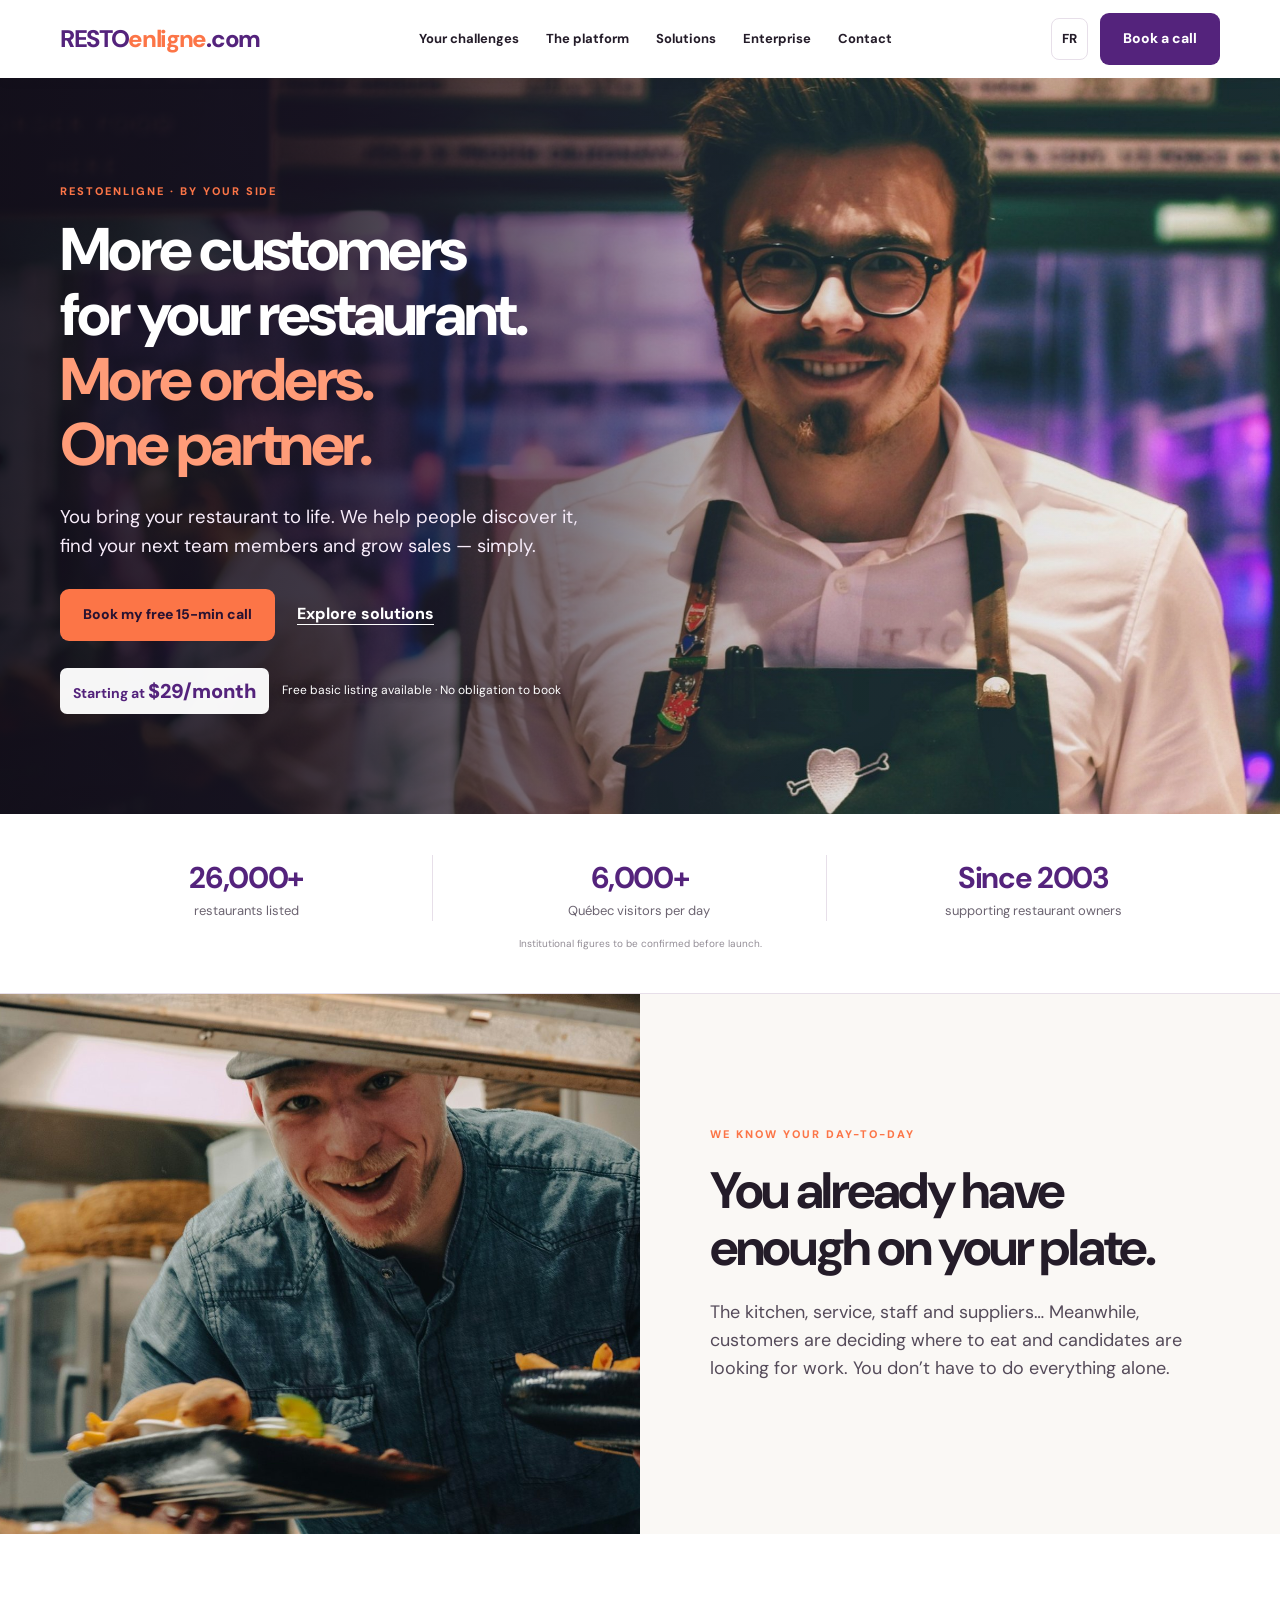
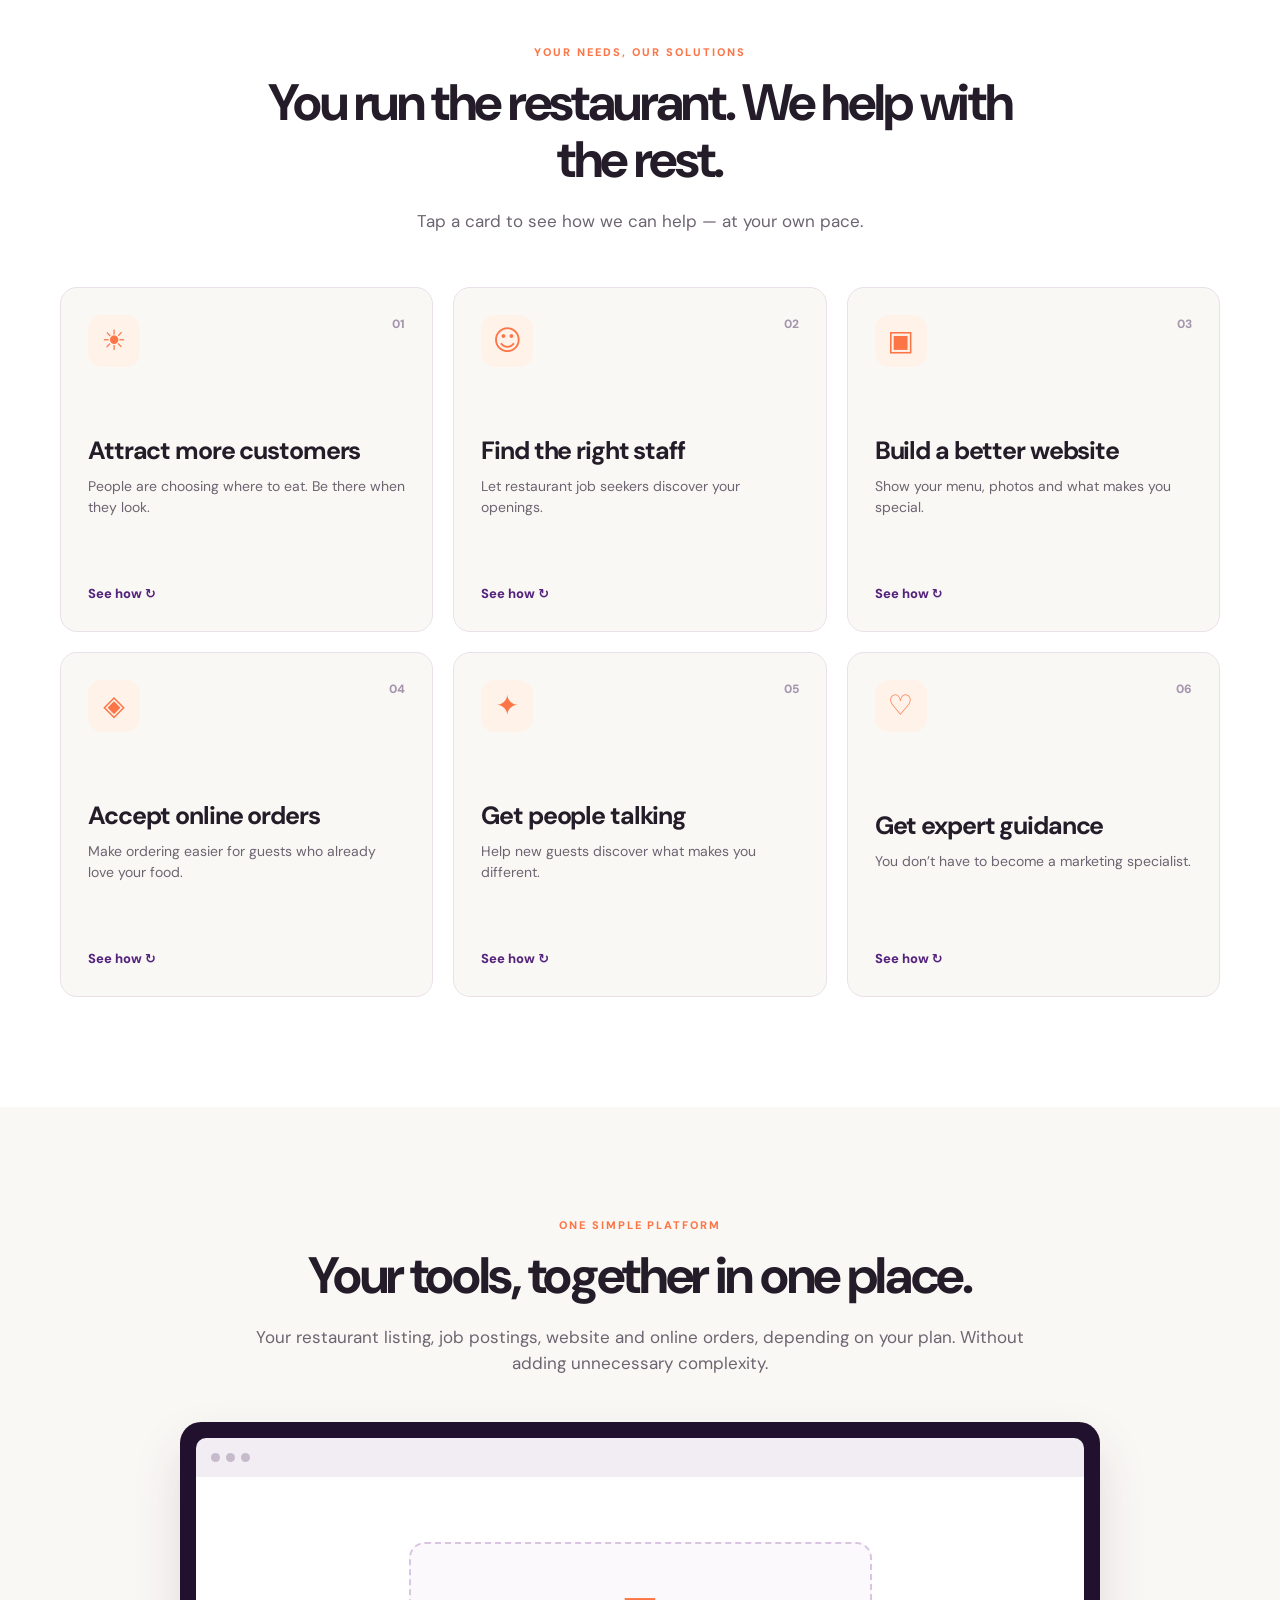
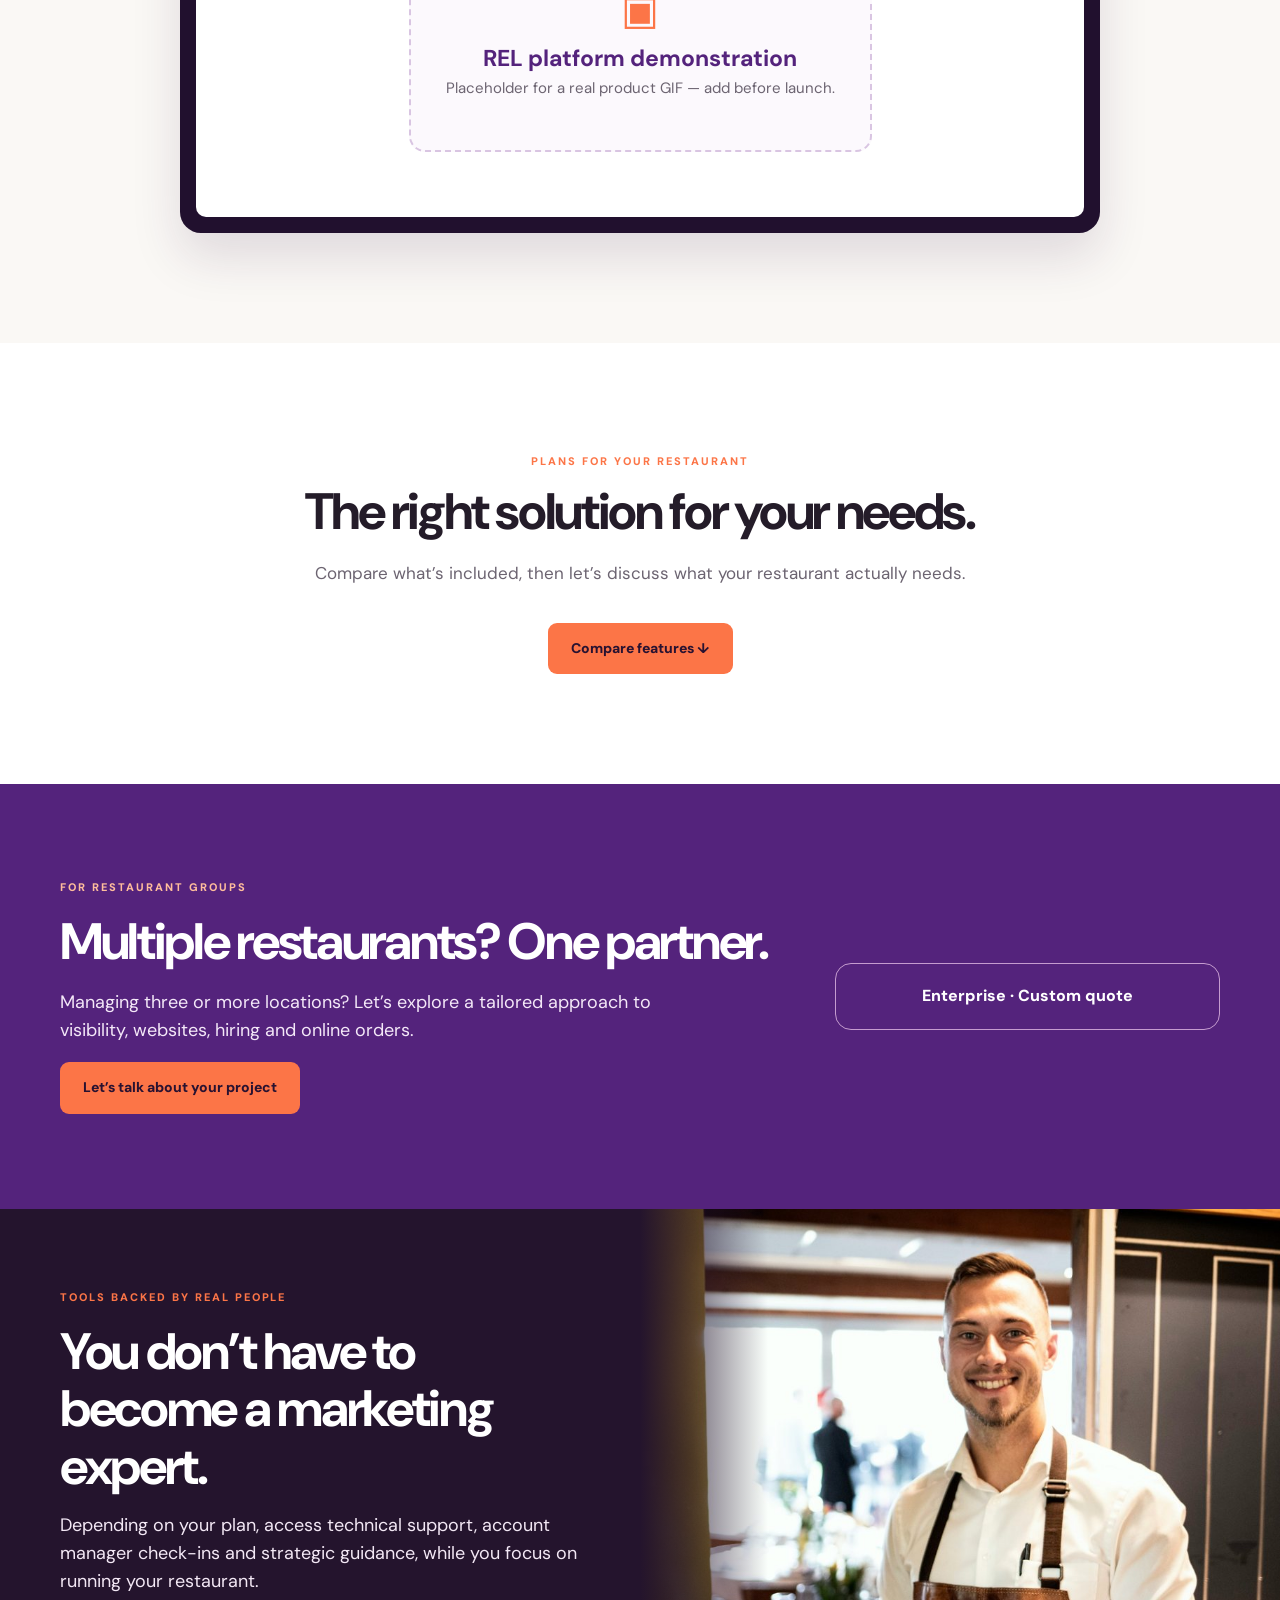
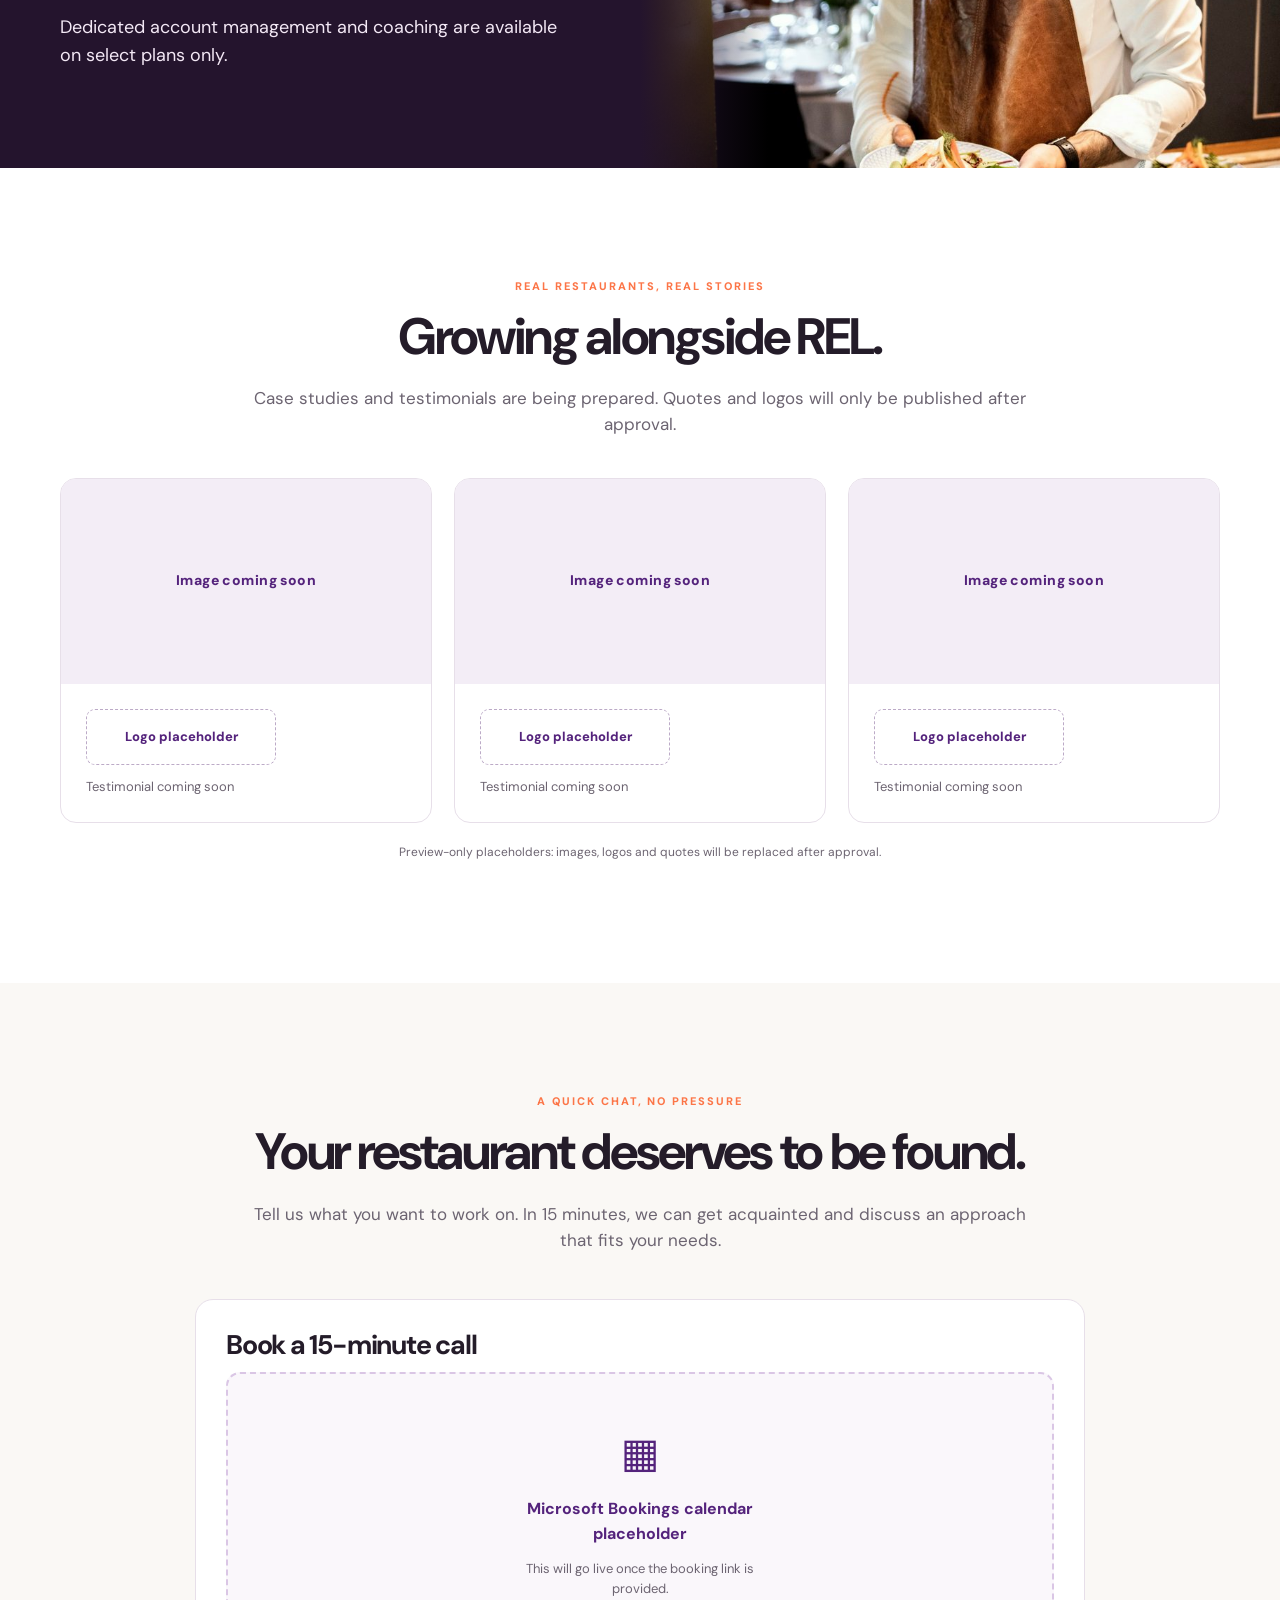
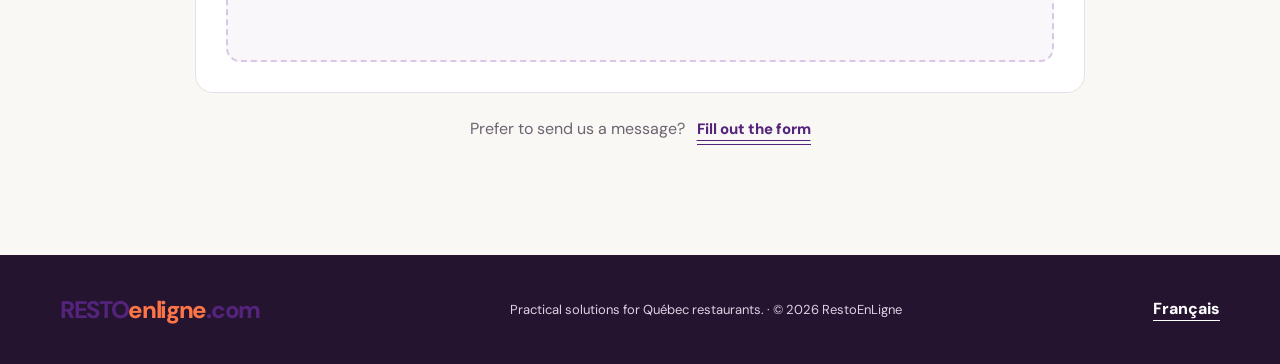
<file: index.html>
<!DOCTYPE html>
<html lang="en-CA"><head><meta charset="utf-8"/><meta content="width=device-width,initial-scale=1" name="viewport"/><meta content="#54237C" name="theme-color"/><meta content="noindex,nofollow" name="robots"/><title>Restaurant Visibility, Websites &amp; Online Ordering | RestoEnLigne</title><meta content="RestoEnLigne helps Québec restaurants with online visibility, hiring, restaurant websites and online orders. Free listing, plans from $29/month." name="description"/><meta content="website" property="og:type"/><meta content="Restaurant Visibility, Websites &amp; Online Ordering | RestoEnLigne" property="og:title"/><meta content="RestoEnLigne helps Québec restaurants with online visibility, hiring, restaurant websites and online orders. Free listing, plans from $29/month." property="og:description"/><link href="../assets/styles.css" rel="stylesheet"/><link as="image" href="../assets/hero-restaurateur.jpg" rel="preload"/><link href="https://restoenligne.com/restaurateurs/fr/" hreflang="fr-CA" rel="alternate"/><link href="https://restoenligne.com/restaurateurs/en/" hreflang="en-CA" rel="alternate"/><!-- Replace canonical/hreflang with actual deployment URLs when approved. Noindex stays on for review. --></head><body>
<a class="skip" href="#main">Skip to content</a><header class="header"><div class="nav container"><a aria-label="RestoEnLigne" class="logo" href="#top">RESTO<span>enligne</span>.com</a><nav aria-label="Main navigation" class="links" id="navigation"><a href="#defis">Your challenges</a><a href="#plateforme">The platform</a><a href="#solutions">Solutions</a><a href="#entreprise">Enterprise</a><a href="#contact">Contact</a></nav><div class="nav-right"><a class="lang" href="../fr/" hreflang="fr-CA">FR</a><a class="btn purple nav-cta" href="#contact">Book a call</a><button aria-controls="navigation" aria-expanded="false" aria-label="Menu" class="menu-button" type="button">☰</button></div></div></header>
<main id="main"><section class="hero hero-immersive" id="top" aria-labelledby="hero-title"><div class="hero-container"><div class="hero-copy"><div class="eyebrow">RestoEnLigne · by your side</div><h1 id="hero-title">More customers for your restaurant.<em>More orders. One partner.</em></h1><p class="hero-desc">You bring your restaurant to life. We help people discover it, find your next team members and grow sales — simply.</p><div class="hero-actions"><a class="btn orange" href="#contact">Book my free 15-min call</a><a class="text-link" href="#defis">Explore solutions</a></div><div class="hero-pricing" aria-label="Plans starting at 29 dollars per month"><span class="hero-price">Starting at <strong>$29/month</strong></span><span class="hero-free">Free basic listing available · No obligation to book</span></div></div></div></section>
<section aria-label="RestoEnLigne" class="stats"><div class="container"><div class="stats-grid"><div class="stat"><strong>26,000+</strong><span>restaurants listed</span></div><div class="stat"><strong>6,000+</strong><span>Québec visitors per day</span></div><div class="stat"><strong>Since 2003</strong><span>supporting restaurant owners</span></div></div><p class="internal">Institutional figures to be confirmed before launch.</p></div></section>
<section class="split-band" id="defis"><div class="photo"><img alt="Restaurant worker preparing food in a kitchen" loading="lazy" src="../assets/cuisine-commandes.jpg"/></div><div class="copy"><div class="eyebrow">We know your day-to-day</div><h2>You already have enough on your plate.</h2><p>The kitchen, service, staff and suppliers… Meanwhile, customers are deciding where to eat and candidates are looking for work. You don’t have to do everything alone.</p></div></section>
<section class="section cards-section" id="solutions"><div class="container"><div class="intro"><div class="eyebrow">Your needs, our solutions</div><h2>You run the restaurant. We help with the rest.</h2><p>Tap a card to see how we can help — at your own pace.</p></div><div class="cards-grid"><article class="flip" id="card-clients"><div class="flip-inner"><div class="face front"><div class="card-top"><span aria-hidden="true" class="card-icon">☀</span><span class="card-num">01</span></div><div><h3>Attract more customers</h3><p>People are choosing where to eat. Be there when they look.</p></div><span class="card-action">See how ↻</span></div><div class="face back"><div><small>A solution worth considering</small><div class="plan">Essential · Spotlight</div><h3>Help customers discover you online.</h3><p>An optimized RestoEnLigne listing helps people find your restaurant. Spotlight offers a free basic listing to get started.</p></div><span class="card-action">Back ↻</span></div></div><button aria-label="Attract more customers — See how" aria-pressed="false" class="flip-button" type="button"></button><a aria-label="Let’s talk: Attract more customers" class="card-link" data-need="clients" href="#contact">Let’s talk ↗</a></article><article class="flip" id="card-staff"><div class="flip-inner"><div class="face front"><div class="card-top"><span aria-hidden="true" class="card-icon">☺</span><span class="card-num">02</span></div><div><h3>Find the right staff</h3><p>Let restaurant job seekers discover your openings.</p></div><span class="card-action">See how ↻</span></div><div class="face back"><div><small>A solution worth considering</small><div class="plan">Essential</div><h3>Your job openings, easier to find.</h3><p>Publish job postings on RestoEnLigne so they can be discovered through search engines, subject to indexing criteria.</p></div><span class="card-action">Back ↻</span></div></div><button aria-label="Find the right staff — See how" aria-pressed="false" class="flip-button" type="button"></button><a aria-label="Let’s talk: Find the right staff" class="card-link" data-need="staff" href="#contact">Let’s talk ↗</a></article><article class="flip" id="card-website"><div class="flip-inner"><div class="face front"><div class="card-top"><span aria-hidden="true" class="card-icon">▣</span><span class="card-num">03</span></div><div><h3>Build a better website</h3><p>Show your menu, photos and what makes you special.</p></div><span class="card-action">See how ↻</span></div><div class="face back"><div><small>A solution worth considering</small><div class="plan">Visibility</div><h3>A website worthy of your food.</h3><p>A custom restaurant website featuring your menu, photos and all the information customers need.</p></div><span class="card-action">Back ↻</span></div></div><button aria-label="Build a better website — See how" aria-pressed="false" class="flip-button" type="button"></button><a aria-label="Let’s talk: Build a better website" class="card-link" data-need="website" href="#contact">Let’s talk ↗</a></article><article class="flip" id="card-orders"><div class="flip-inner"><div class="face front"><div class="card-top"><span aria-hidden="true" class="card-icon">◈</span><span class="card-num">04</span></div><div><h3>Accept online orders</h3><p>Make ordering easier for guests who already love your food.</p></div><span class="card-action">See how ↻</span></div><div class="face back"><div><small>A solution worth considering</small><div class="plan">Performance</div><h3>Make direct ordering easier.</h3><p>A dedicated restaurant page and an online ordering module. A 10% fee applies to online orders.</p></div><span class="card-action">Back ↻</span></div></div><button aria-label="Accept online orders — See how" aria-pressed="false" class="flip-button" type="button"></button><a aria-label="Let’s talk: Accept online orders" class="card-link" data-need="orders" href="#contact">Let’s talk ↗</a></article><article class="flip" id="card-marketing"><div class="flip-inner"><div class="face front"><div class="card-top"><span aria-hidden="true" class="card-icon">✦</span><span class="card-num">05</span></div><div><h3>Get people talking</h3><p>Help new guests discover what makes you different.</p></div><span class="card-action">See how ↻</span></div><div class="face back"><div><small>A solution worth considering</small><div class="plan">All-in-One · let’s discuss</div><h3>Put your restaurant in the spotlight.</h3><p>Promotional pages are included with All-in-One. Local marketing and creator partnerships can be discussed based on your goals.</p></div><span class="card-action">Back ↻</span></div></div><button aria-label="Get people talking — See how" aria-pressed="false" class="flip-button" type="button"></button><a aria-label="Let’s talk: Get people talking" class="card-link" data-need="marketing" href="#contact">Let’s talk ↗</a></article><article class="flip" id="card-coaching"><div class="flip-inner"><div class="face front"><div class="card-top"><span aria-hidden="true" class="card-icon">♡</span><span class="card-num">06</span></div><div><h3>Get expert guidance</h3><p>You don’t have to become a marketing specialist.</p></div><span class="card-action">See how ↻</span></div><div class="face back"><div><small>A solution worth considering</small><div class="plan">Select annual plans</div><h3>Useful tools, real people.</h3><p>Chat and email support starting with Essential. Account management and coaching are available on select annual plans only.</p></div><span class="card-action">Back ↻</span></div></div><button aria-label="Get expert guidance — See how" aria-pressed="false" class="flip-button" type="button"></button><a aria-label="Let’s talk: Get expert guidance" class="card-link" data-need="coaching" href="#contact">Let’s talk ↗</a></article></div></div></section>
<section class="section product" id="plateforme"><div class="container"><div class="intro"><div class="eyebrow">One simple platform</div><h2>Your tools, together in one place.</h2><p>Your restaurant listing, job postings, website and online orders, depending on your plan. Without adding unnecessary complexity.</p></div><div class="mock-browser"><div class="mock-bar"><span class="mock-dot"></span><span class="mock-dot"></span><span class="mock-dot"></span></div><div class="mock-screen"><div class="gif-placeholder"><div aria-hidden="true" style="font-size:40px;color:var(--orange)">▣</div><strong>REL platform demonstration</strong><p>Placeholder for a real product GIF — add before launch.</p></div></div></div></div></section>
<section class="section compare" id="comparateur"><div class="container"><div class="intro"><div class="eyebrow">Plans for your restaurant</div><h2>The right solution for your needs.</h2><p>Compare what’s included, then let’s discuss what your restaurant actually needs.</p></div><details><summary><span class="btn orange">Compare features ↓</span></summary><div aria-label="The right solution for your needs." class="table-scroll" role="region" tabindex="0"><table><thead><tr><th scope="col">Features</th><th class="" scope="col">Spotlight</th><th class="" scope="col">Essential</th><th class="" scope="col">Visibility</th><th class="" scope="col">Performance</th><th class="featured" scope="col">All-in-One</th><th class="" scope="col">Enterprise</th></tr></thead><tbody><tr><th scope="row">RestoEnLigne listing</th><td class=""><span aria-label="Included" class="check">✓</span></td><td class=""><span aria-label="Included" class="check">✓</span></td><td class=""><span aria-label="Included" class="check">✓</span></td><td class=""><span aria-label="Included" class="check">✓</span></td><td class="featured"><span aria-label="Included" class="check">✓</span></td><td class="">Custom</td></tr><tr><th scope="row">Online visibility</th><td class="">—</td><td class=""><span aria-label="Included" class="check">✓</span></td><td class=""><span aria-label="Included" class="check">✓</span></td><td class="">—</td><td class="featured"><span aria-label="Included" class="check">✓</span></td><td class="">Custom</td></tr><tr><th scope="row">Job postings</th><td class="">—</td><td class="">Included</td><td class="">Unlimited + promoted</td><td class="">—</td><td class="featured">Unlimited + promoted</td><td class="">Custom</td></tr><tr><th scope="row">Custom website</th><td class="">—</td><td class="">—</td><td class=""><span aria-label="Included" class="check">✓</span></td><td class="">—</td><td class="featured"><span aria-label="Included" class="check">✓</span></td><td class="">Custom</td></tr><tr><th scope="row">Promotional pages</th><td class="">—</td><td class="">—</td><td class="">—</td><td class="">—</td><td class="featured"><span aria-label="Included" class="check">✓</span></td><td class="">Custom</td></tr><tr><th scope="row">Online ordering</th><td class="">—</td><td class="">—</td><td class="">—</td><td class=""><span aria-label="Included" class="check">✓</span></td><td class="featured"><span aria-label="Included" class="check">✓</span></td><td class="">Custom</td></tr><tr><th scope="row">Chat and email support</th><td class="">—</td><td class=""><span aria-label="Included" class="check">✓</span></td><td class=""><span aria-label="Included" class="check">✓</span></td><td class="">To confirm</td><td class="featured"><span aria-label="Included" class="check">✓</span></td><td class="">Custom</td></tr><tr><th scope="row">Annual-plan guidance</th><td class="">—</td><td class="">REL Academy</td><td class="">Quarterly check-in</td><td class="">—</td><td class="featured">Monthly check-ins + quarterly coaching</td><td class="">Custom</td></tr></tbody></table></div><p class="compare-foot">A 10% fee applies to online orders. Exact plan terms are confirmed during your call.</p></details></div></section>
<section class="enterprise" id="entreprise"><div class="container enterprise-grid"><div><div class="eyebrow" style="color:#ffbe9c">For restaurant groups</div><h2>Multiple restaurants? One partner.</h2><p>Managing three or more locations? Let’s explore a tailored approach to visibility, websites, hiring and online orders.</p><a class="btn orange" href="#contact">Let’s talk about your project</a></div><div class="enterprise-pill">Enterprise · Custom quote</div></div></section>
<section class="human"><div class="human-copy"><div class="eyebrow">Tools backed by real people</div><h2>You don’t have to become a marketing expert.</h2><p>Depending on your plan, access technical support, account manager check-ins and strategic guidance, while you focus on running your restaurant.</p><p class="footnote">Dedicated account management and coaching are available on select plans only.</p></div><div class="human-photo"><img alt="Restaurant staff member in the dining area" loading="lazy" src="../assets/service-equipe.jpg"/></div></section>
<section class="section stories" data-status="placeholder" id="temoignages"><div class="container"><div class="intro"><div class="eyebrow">Real restaurants, real stories</div><h2>Growing alongside REL.</h2><p>Case studies and testimonials are being prepared. Quotes and logos will only be published after approval.</p></div><div class="stories-grid"><article class="story" data-restaurant="Eila Bistrot"><div aria-label="Image coming soon" class="story-photo" role="img"><span class="image-placeholder-label">Image coming soon</span></div><div class="story-body"><div aria-label="Eila Bistrot logo coming soon" class="story-logo-placeholder" role="img"><span>Logo placeholder</span></div><p>Testimonial coming soon</p></div></article><article class="story" data-restaurant="La Boulangerie Moderne"><div aria-label="Image coming soon" class="story-photo" role="img"><span class="image-placeholder-label">Image coming soon</span></div><div class="story-body"><div aria-label="La Boulangerie Moderne logo coming soon" class="story-logo-placeholder" role="img"><span>Logo placeholder</span></div><p>Testimonial coming soon</p></div></article><article class="story" data-restaurant="Your restaurant here"><div aria-label="Image coming soon" class="story-photo" role="img"><span class="image-placeholder-label">Image coming soon</span></div><div class="story-body"><div aria-label="Your restaurant here logo coming soon" class="story-logo-placeholder" role="img"><span>Logo placeholder</span></div><p>Testimonial coming soon</p></div></article></div><p class="stories-note">Preview-only placeholders: images, logos and quotes will be replaced after approval.</p></div></section>
<section class="section contact" id="contact"><div class="container"><div class="intro"><div class="eyebrow">A quick chat, no pressure</div><h2>Your restaurant deserves to be found.</h2><p>Tell us what you want to work on. In 15 minutes, we can get acquainted and discuss an approach that fits your needs.</p></div><div class="contact-stack"><div class="contact-panel booking-panel"><h3>Book a 15-minute call</h3><div class="booking-placeholder"><span aria-hidden="true">▦</span><strong>Microsoft Bookings calendar placeholder</strong><p>This will go live once the booking link is provided.</p></div></div><div class="form-toggle-wrap"><p>Prefer to send us a message?</p><button aria-controls="form-reveal" aria-expanded="false" class="text-link form-toggle" id="form-toggle" type="button">Fill out the form</button></div><div class="contact-panel form-reveal" hidden="" id="form-reveal"><h3>Contact form</h3><p class="footnote">Share your contact details and what you would like help with.</p><form id="contact-form"><div class="form-grid"><div class="field"><label for="first">First name *</label><input autocomplete="given-name" id="first" maxlength="80" name="first" required=""/></div><div class="field"><label for="email">Email *</label><input autocomplete="email" id="email" maxlength="254" name="email" required="" type="email"/></div><div class="field"><label for="phone">Phone number *</label><input autocomplete="tel" id="phone" inputmode="tel" name="phone" pattern="[+0-9 ()-]{7,24}" required="" title="7 to 24 characters: numbers, +, spaces, parentheses and dashes" type="tel"/></div><div class="field"><label for="restaurant">Restaurant name *</label><input autocomplete="organization" id="restaurant" maxlength="130" name="restaurant" required=""/></div><div class="field wide"><label for="locations">Number of locations (optional)</label><select id="locations" name="locations"><option value="">—</option><option>1</option><option>2</option><option>3–5</option><option>6+</option></select></div><div class="field wide"><label for="need">What do you need help with most? *</label><select id="need" name="need" required=""><option value="">Choose a need</option><option value="clients">Attract more customers</option><option value="staff">Find restaurant staff</option><option value="website">Create or improve my website</option><option value="orders">Accept online orders</option><option value="marketing">Get people talking about my restaurant</option><option value="coaching">Get coaching / guidance</option><option value="multiple">Several needs</option><option value="other">Other</option></select></div><div class="field wide hidden" id="other-wrap"><label for="other">Tell us more</label><textarea id="other" name="other"></textarea></div></div><button class="btn purple" style="margin-top:22px" type="submit">Send my request</button><p class="privacy-note">Demo form: nothing is being sent yet. Connect to a CRM and add a privacy policy before launch.</p><p><a aria-disabled="true" class="text-link footnote" href="#" onclick="return false">Privacy policy (link pending)</a></p><p class="form-msg" hidden="" id="form-msg" role="status" tabindex="-1">Demo form only: your message has not been sent.</p></form></div></div></div></section></main>
<footer class="footer"><div class="container"><a class="logo" href="#top">RESTO<span>enligne</span>.com</a><p>Practical solutions for Québec restaurants. · © 2026 RestoEnLigne</p><a class="text-link" href="../fr/">Français</a></div></footer><script defer="" src="../assets/site.js"></script></body></html>
</file>
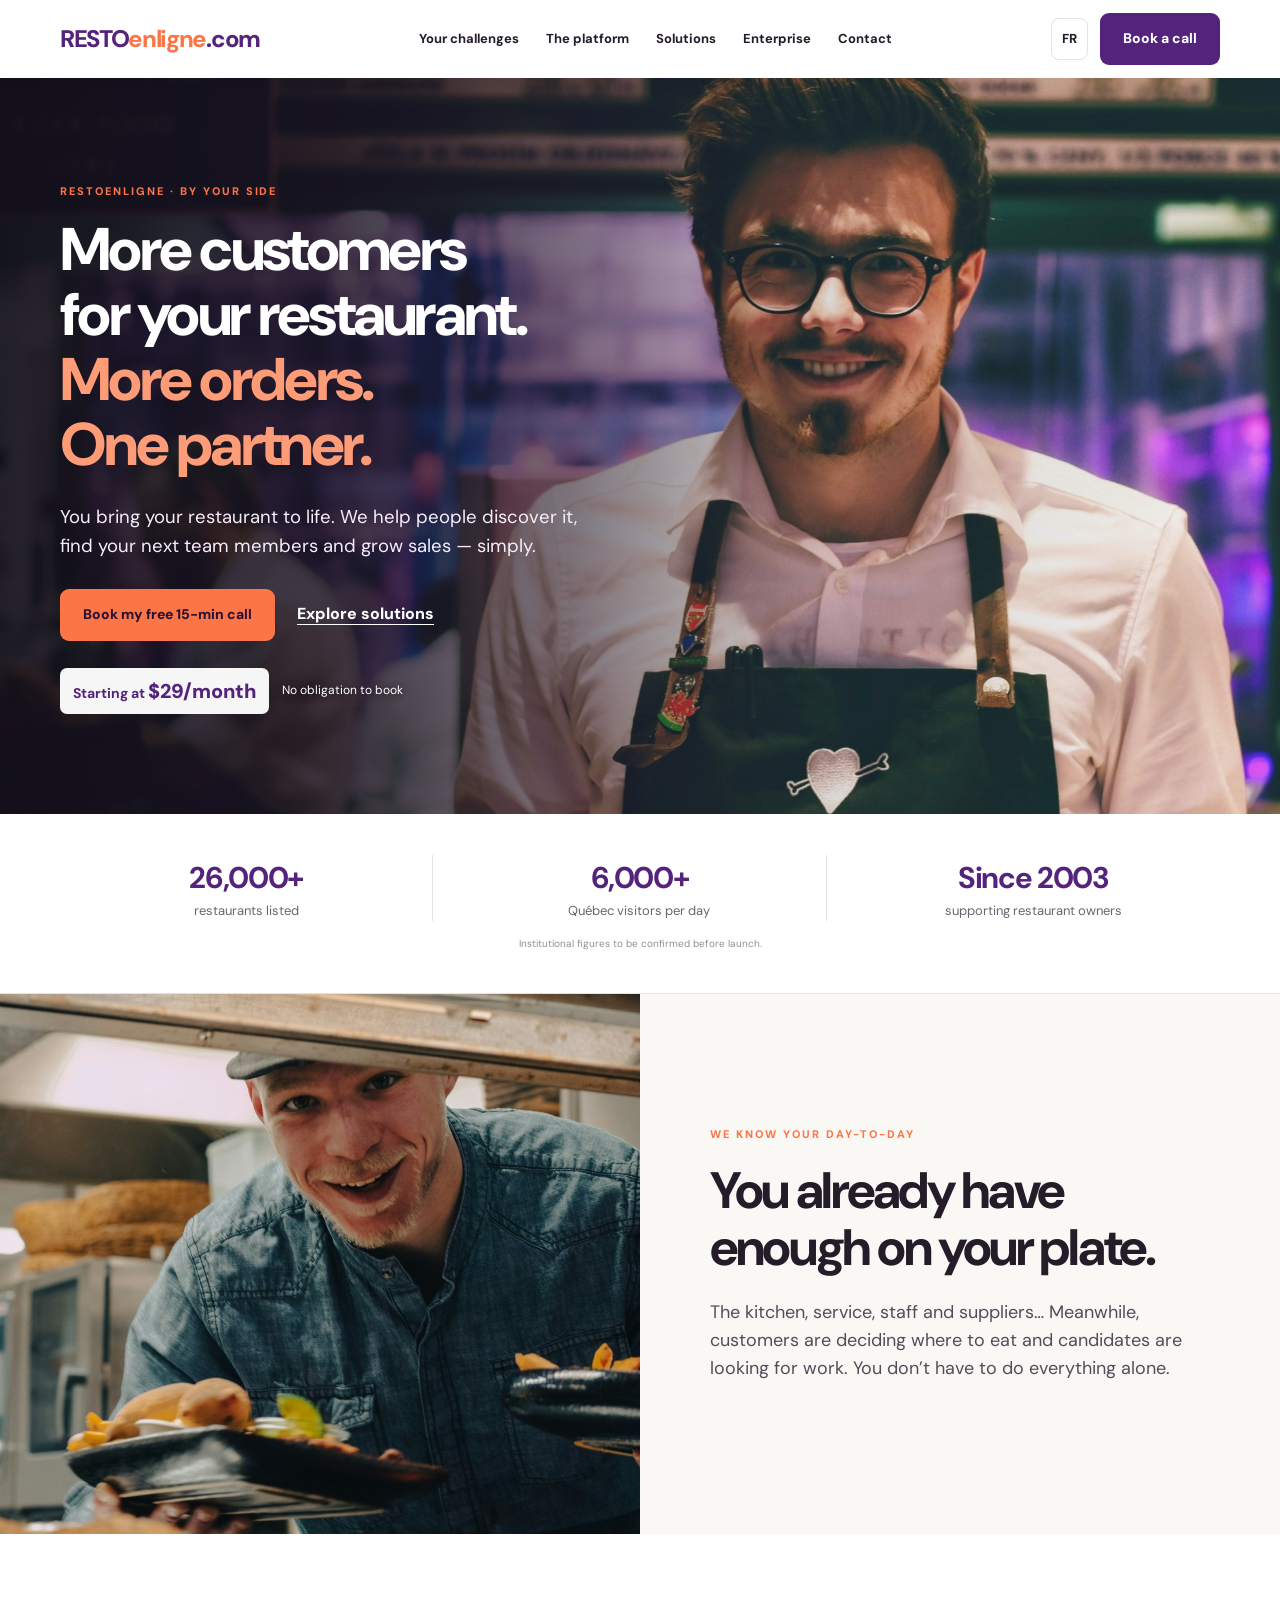
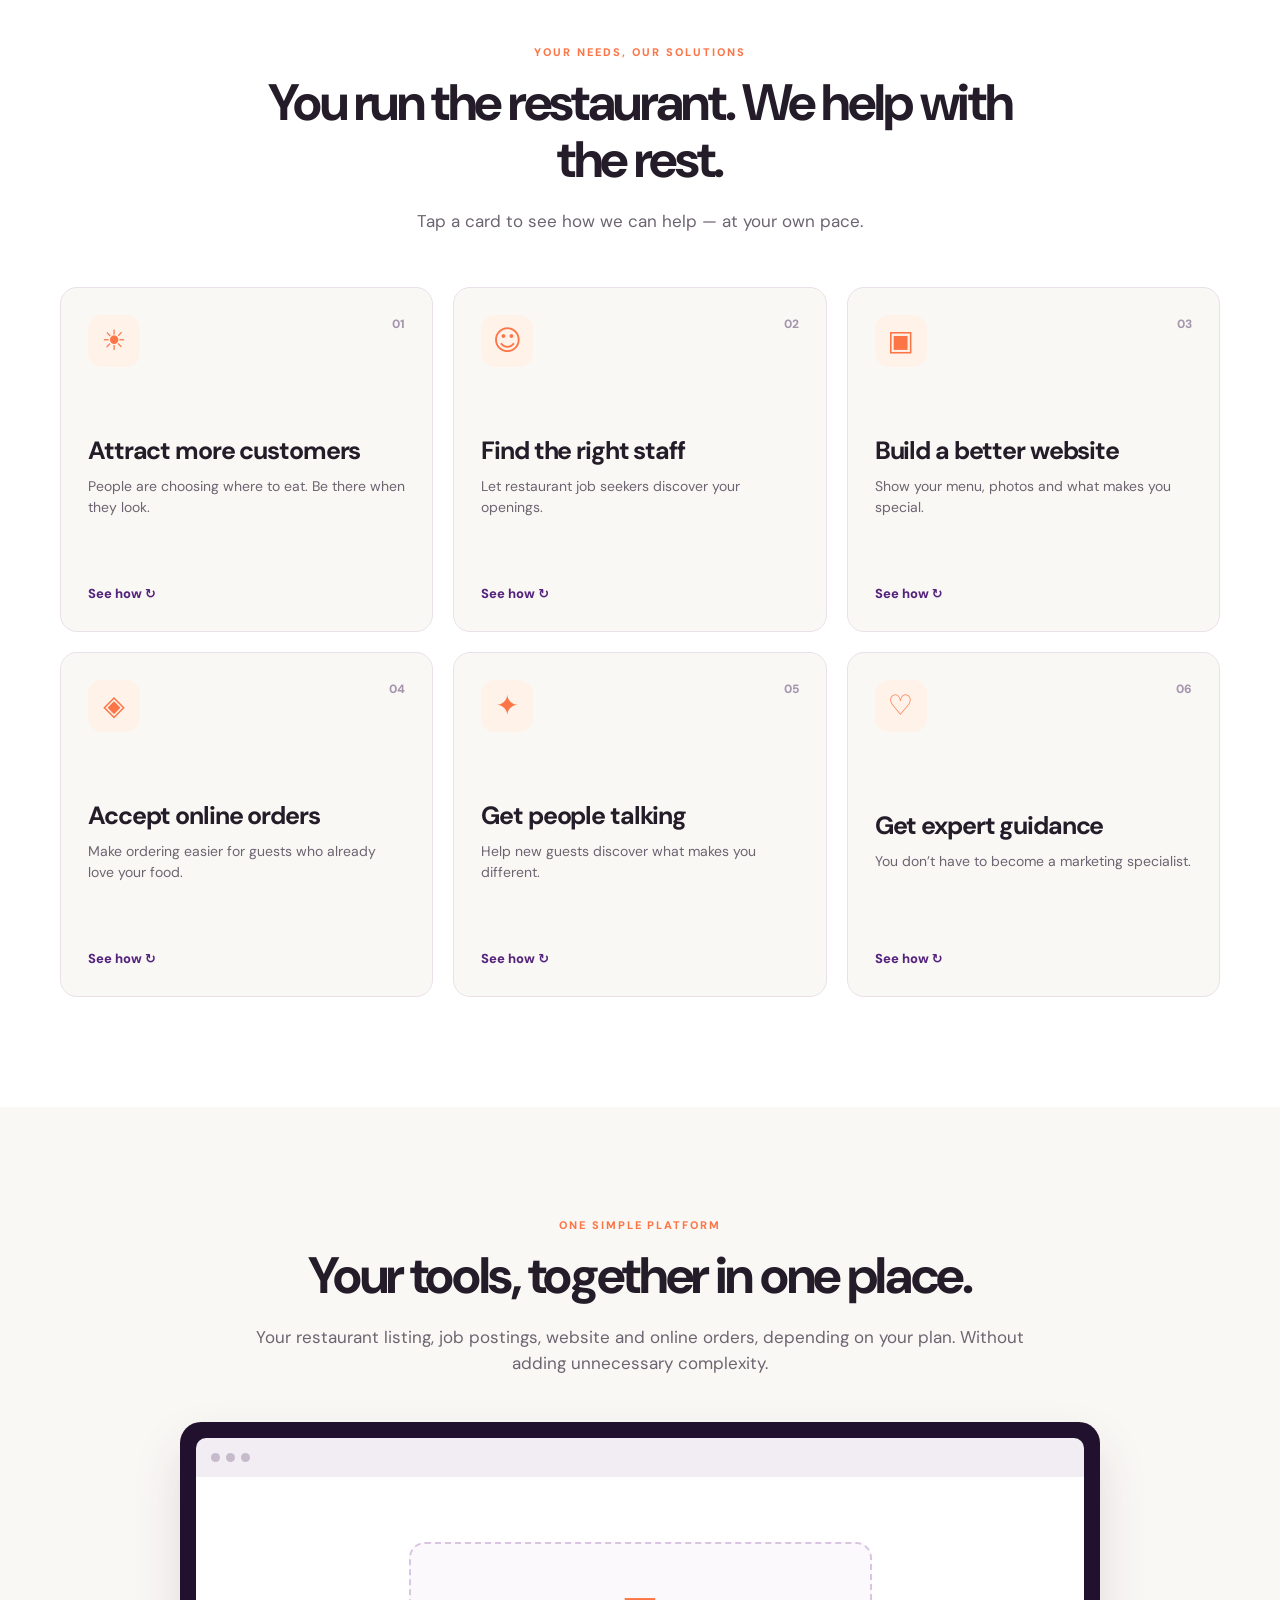
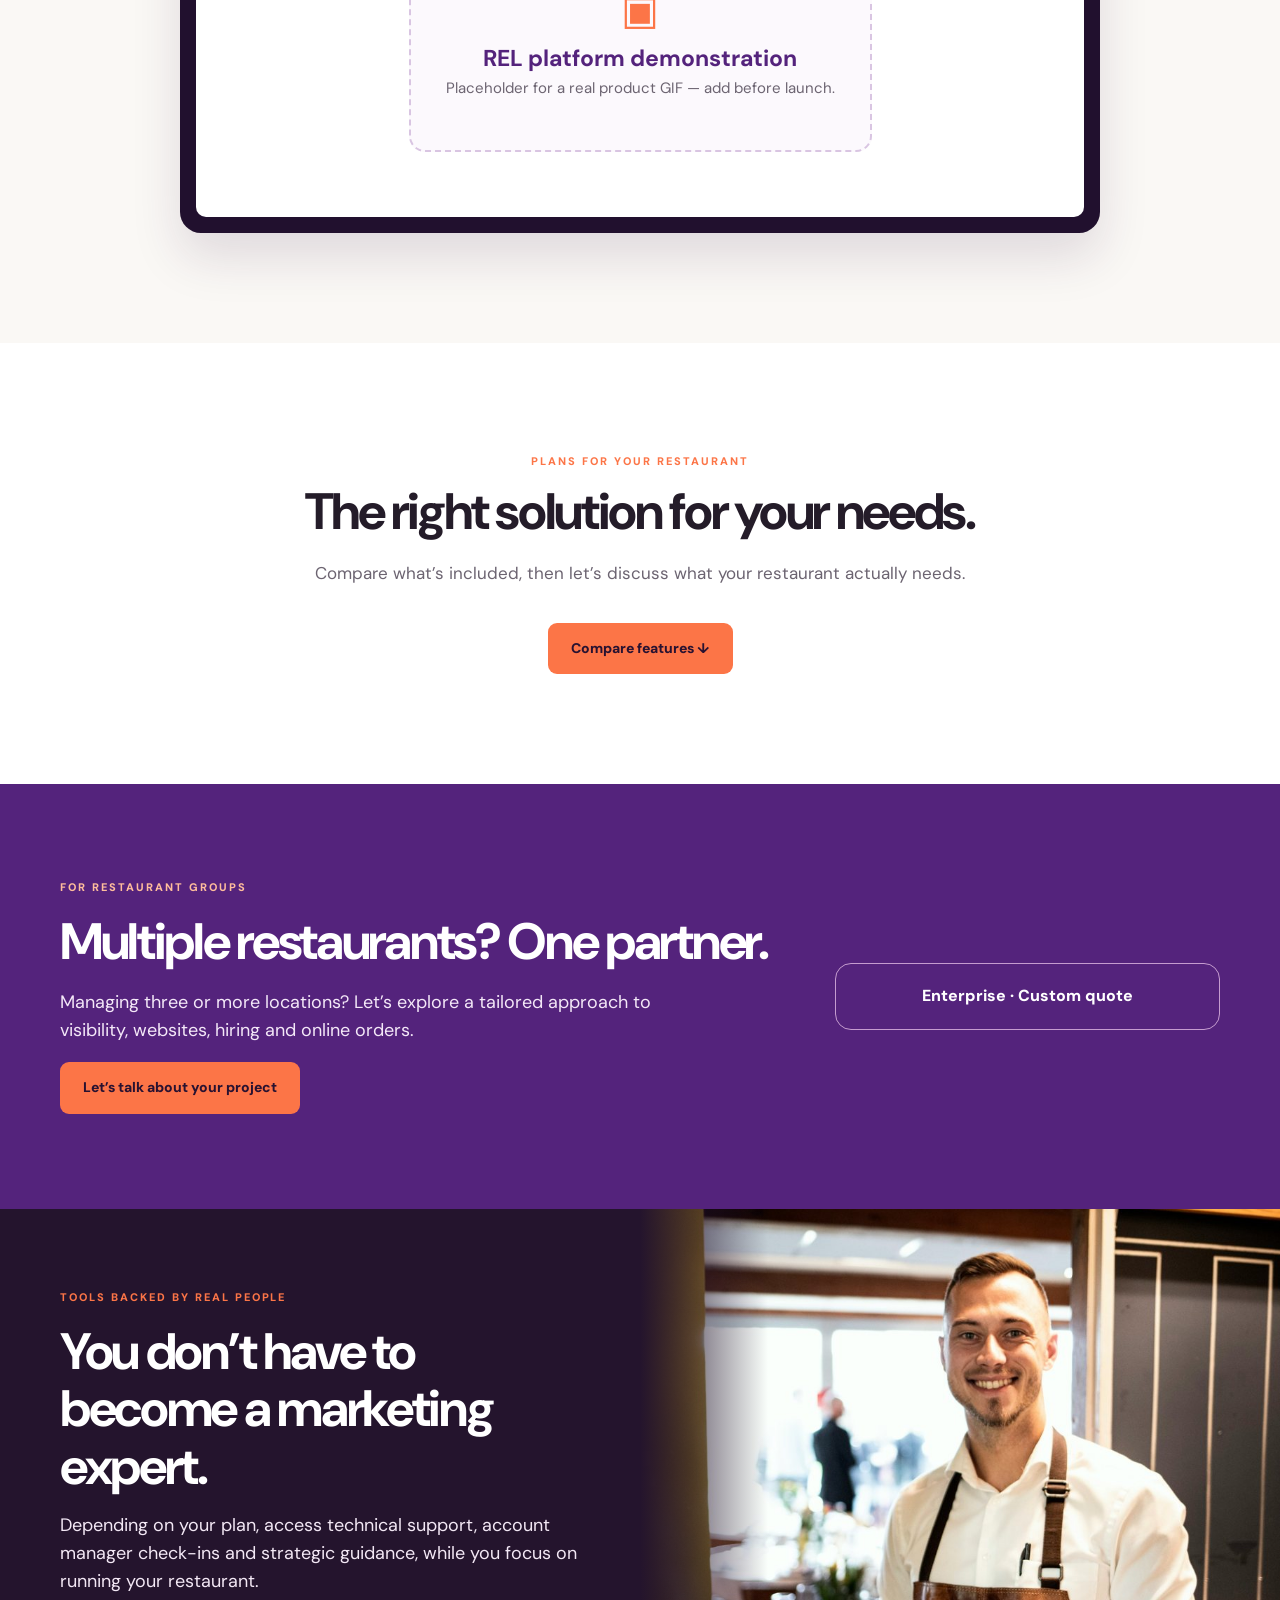
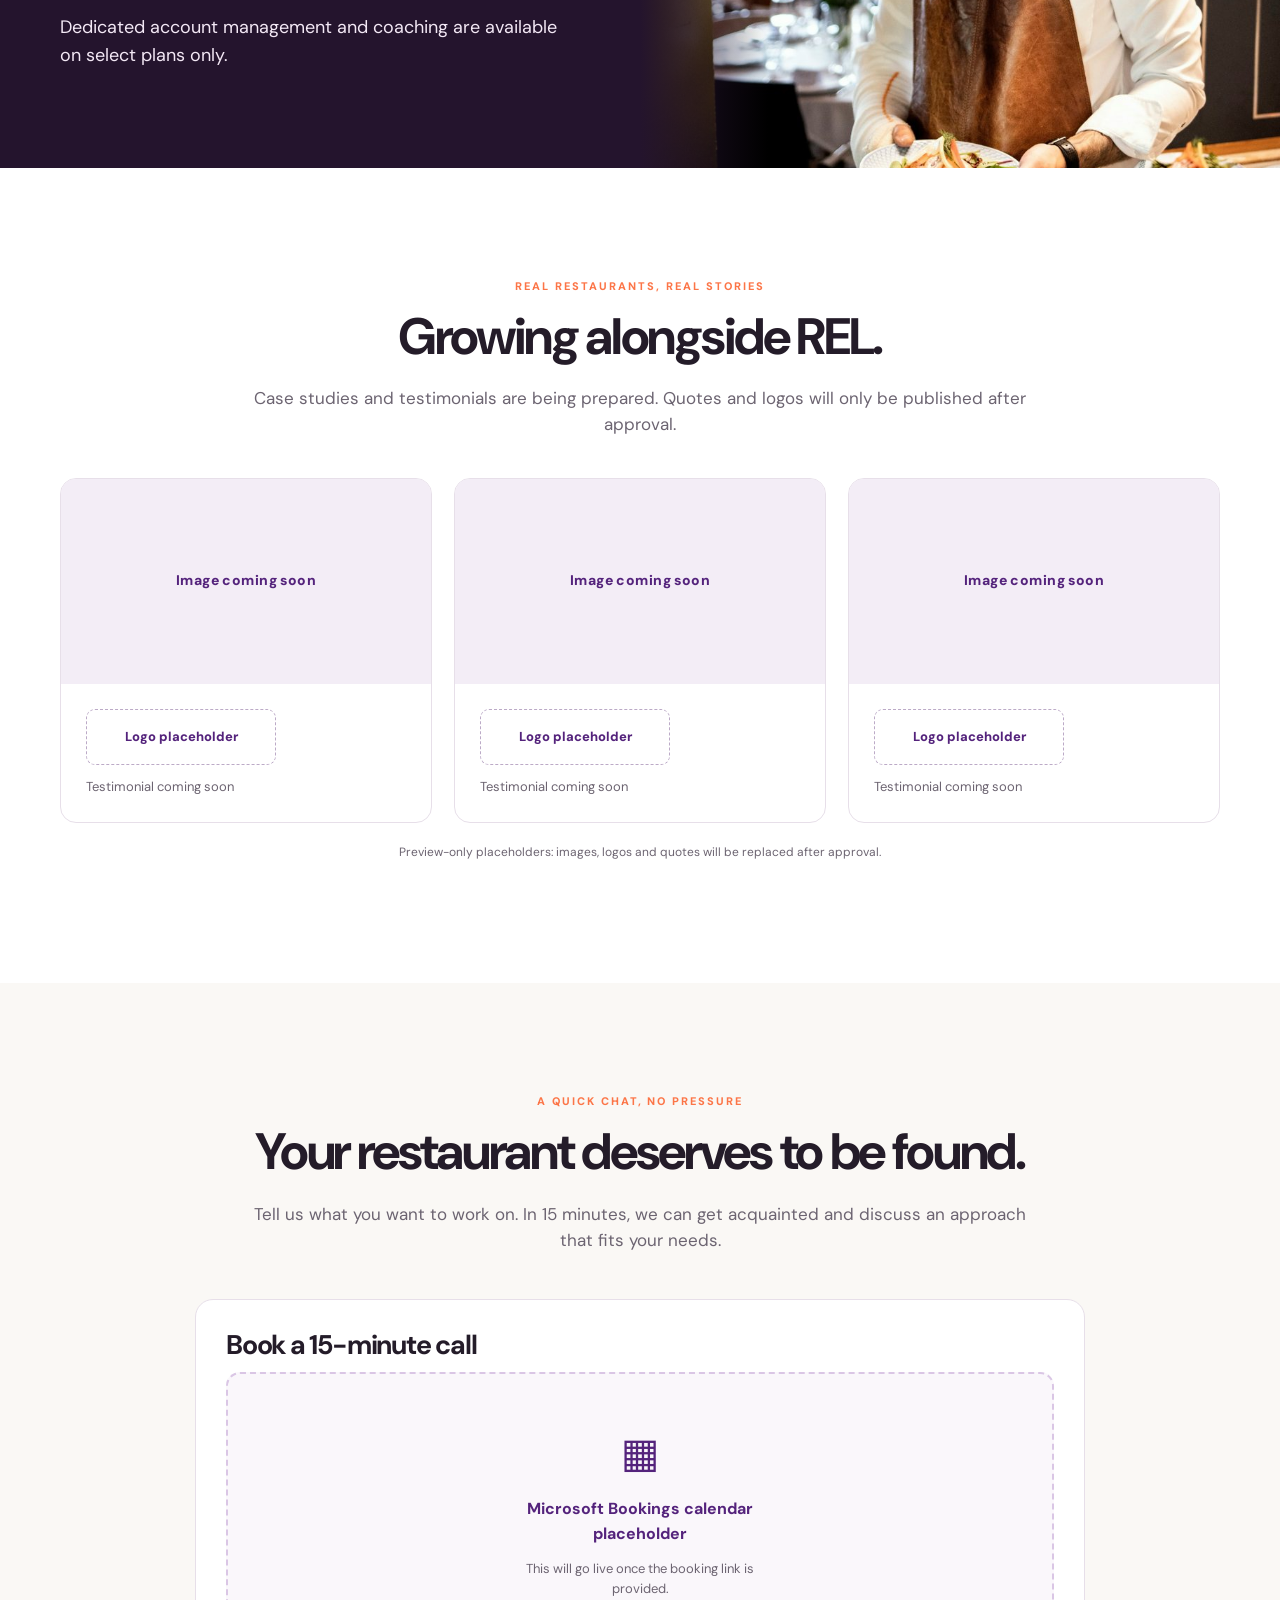
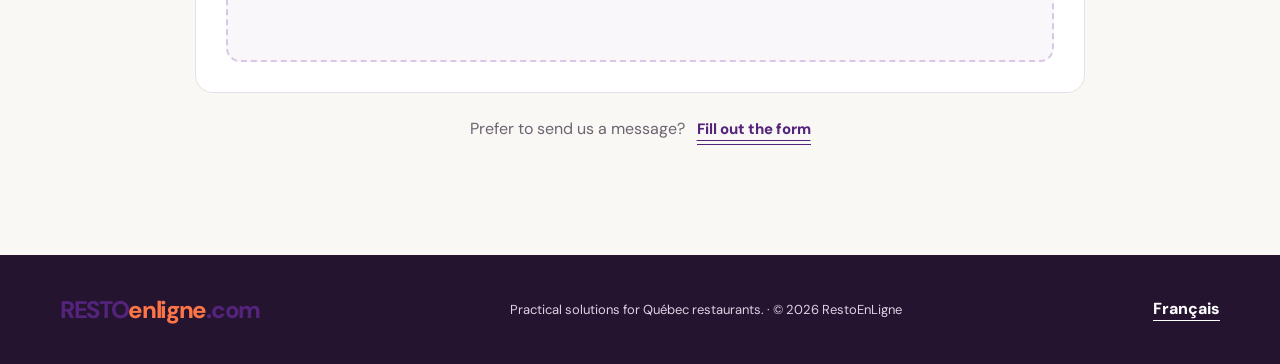
<file: en/index.html>
<!DOCTYPE html>
<html lang="en-CA"><head><meta charset="utf-8"/><meta content="width=device-width,initial-scale=1" name="viewport"/><meta content="#54237C" name="theme-color"/><meta content="noindex,nofollow" name="robots"/><title>Restaurant Visibility, Websites &amp; Online Ordering | RestoEnLigne</title><meta content="RestoEnLigne helps Québec restaurants with online visibility, hiring, restaurant websites and online orders. Free listing, plans from $29/month." name="description"/><meta content="website" property="og:type"/><meta content="Restaurant Visibility, Websites &amp; Online Ordering | RestoEnLigne" property="og:title"/><meta content="RestoEnLigne helps Québec restaurants with online visibility, hiring, restaurant websites and online orders. Free listing, plans from $29/month." property="og:description"/><link href="../assets/styles.css" rel="stylesheet"/><link as="image" href="../assets/hero-restaurateur.jpg" rel="preload"/><link href="https://restoenligne.com/restaurateurs/fr/" hreflang="fr-CA" rel="alternate"/><link href="https://restoenligne.com/restaurateurs/en/" hreflang="en-CA" rel="alternate"/><!-- Replace canonical/hreflang with actual deployment URLs when approved. Noindex stays on for review. --></head><body>
<a class="skip" href="#main">Skip to content</a><header class="header"><div class="nav container"><a aria-label="RestoEnLigne" class="logo" href="#top">RESTO<span>enligne</span>.com</a><nav aria-label="Main navigation" class="links" id="navigation"><a href="#defis">Your challenges</a><a href="#plateforme">The platform</a><a href="#solutions">Solutions</a><a href="#entreprise">Enterprise</a><a href="#contact">Contact</a></nav><div class="nav-right"><a class="lang" href="../fr/" hreflang="fr-CA">FR</a><a class="btn purple nav-cta" href="#contact">Book a call</a><button aria-controls="navigation" aria-expanded="false" aria-label="Menu" class="menu-button" type="button">☰</button></div></div></header>
<main id="main"><section class="hero hero-immersive" id="top" aria-labelledby="hero-title"><div class="hero-container"><div class="hero-copy"><div class="eyebrow">RestoEnLigne · by your side</div><h1 id="hero-title">More customers for your restaurant.<em>More orders. One partner.</em></h1><p class="hero-desc">You bring your restaurant to life. We help people discover it, find your next team members and grow sales — simply.</p><div class="hero-actions"><a class="btn orange" href="#contact">Book my free 15-min call</a><a class="text-link" href="#defis">Explore solutions</a></div><div class="hero-pricing" aria-label="Plans starting at 29 dollars per month"><span class="hero-price">Starting at <strong>$29/month</strong></span><span class="hero-free">No obligation to book</span></div></div></div></section>
<section aria-label="RestoEnLigne" class="stats"><div class="container"><div class="stats-grid"><div class="stat"><strong>26,000+</strong><span>restaurants listed</span></div><div class="stat"><strong>6,000+</strong><span>Québec visitors per day</span></div><div class="stat"><strong>Since 2003</strong><span>supporting restaurant owners</span></div></div><p class="internal">Institutional figures to be confirmed before launch.</p></div></section>
<section class="split-band" id="defis"><div class="photo"><img alt="Restaurant worker preparing food in a kitchen" loading="lazy" src="../assets/cuisine-commandes.jpg"/></div><div class="copy"><div class="eyebrow">We know your day-to-day</div><h2>You already have enough on your plate.</h2><p>The kitchen, service, staff and suppliers… Meanwhile, customers are deciding where to eat and candidates are looking for work. You don’t have to do everything alone.</p></div></section>
<section class="section cards-section" id="solutions"><div class="container"><div class="intro"><div class="eyebrow">Your needs, our solutions</div><h2>You run the restaurant. We help with the rest.</h2><p>Tap a card to see how we can help — at your own pace.</p></div><div class="cards-grid"><article class="flip" id="card-clients"><div class="flip-inner"><div class="face front"><div class="card-top"><span aria-hidden="true" class="card-icon">☀</span><span class="card-num">01</span></div><div><h3>Attract more customers</h3><p>People are choosing where to eat. Be there when they look.</p></div><span class="card-action">See how ↻</span></div><div class="face back"><div><small>A solution worth considering</small><div class="plan">Essential · Spotlight</div><h3>Help customers discover you online.</h3><p>An optimized RestoEnLigne listing helps people find your restaurant. Spotlight offers a free basic listing to get started.</p></div><span class="card-action">Back ↻</span></div></div><button aria-label="Attract more customers — See how" aria-pressed="false" class="flip-button" type="button"></button><a aria-label="Let’s talk: Attract more customers" class="card-link" data-need="clients" href="#contact">Let’s talk ↗</a></article><article class="flip" id="card-staff"><div class="flip-inner"><div class="face front"><div class="card-top"><span aria-hidden="true" class="card-icon">☺</span><span class="card-num">02</span></div><div><h3>Find the right staff</h3><p>Let restaurant job seekers discover your openings.</p></div><span class="card-action">See how ↻</span></div><div class="face back"><div><small>A solution worth considering</small><div class="plan">Essential</div><h3>Your job openings, easier to find.</h3><p>Publish job postings on RestoEnLigne so they can be discovered through search engines, subject to indexing criteria.</p></div><span class="card-action">Back ↻</span></div></div><button aria-label="Find the right staff — See how" aria-pressed="false" class="flip-button" type="button"></button><a aria-label="Let’s talk: Find the right staff" class="card-link" data-need="staff" href="#contact">Let’s talk ↗</a></article><article class="flip" id="card-website"><div class="flip-inner"><div class="face front"><div class="card-top"><span aria-hidden="true" class="card-icon">▣</span><span class="card-num">03</span></div><div><h3>Build a better website</h3><p>Show your menu, photos and what makes you special.</p></div><span class="card-action">See how ↻</span></div><div class="face back"><div><small>A solution worth considering</small><div class="plan">Visibility</div><h3>A website worthy of your food.</h3><p>A custom restaurant website featuring your menu, photos and all the information customers need.</p></div><span class="card-action">Back ↻</span></div></div><button aria-label="Build a better website — See how" aria-pressed="false" class="flip-button" type="button"></button><a aria-label="Let’s talk: Build a better website" class="card-link" data-need="website" href="#contact">Let’s talk ↗</a></article><article class="flip" id="card-orders"><div class="flip-inner"><div class="face front"><div class="card-top"><span aria-hidden="true" class="card-icon">◈</span><span class="card-num">04</span></div><div><h3>Accept online orders</h3><p>Make ordering easier for guests who already love your food.</p></div><span class="card-action">See how ↻</span></div><div class="face back"><div><small>A solution worth considering</small><div class="plan">Performance</div><h3>Make direct ordering easier.</h3><p>A dedicated restaurant page and an online ordering module. A 10% fee applies to online orders.</p></div><span class="card-action">Back ↻</span></div></div><button aria-label="Accept online orders — See how" aria-pressed="false" class="flip-button" type="button"></button><a aria-label="Let’s talk: Accept online orders" class="card-link" data-need="orders" href="#contact">Let’s talk ↗</a></article><article class="flip" id="card-marketing"><div class="flip-inner"><div class="face front"><div class="card-top"><span aria-hidden="true" class="card-icon">✦</span><span class="card-num">05</span></div><div><h3>Get people talking</h3><p>Help new guests discover what makes you different.</p></div><span class="card-action">See how ↻</span></div><div class="face back"><div><small>A solution worth considering</small><div class="plan">All-in-One · let’s discuss</div><h3>Put your restaurant in the spotlight.</h3><p>Promotional pages are included with All-in-One. Local marketing and creator partnerships can be discussed based on your goals.</p></div><span class="card-action">Back ↻</span></div></div><button aria-label="Get people talking — See how" aria-pressed="false" class="flip-button" type="button"></button><a aria-label="Let’s talk: Get people talking" class="card-link" data-need="marketing" href="#contact">Let’s talk ↗</a></article><article class="flip" id="card-coaching"><div class="flip-inner"><div class="face front"><div class="card-top"><span aria-hidden="true" class="card-icon">♡</span><span class="card-num">06</span></div><div><h3>Get expert guidance</h3><p>You don’t have to become a marketing specialist.</p></div><span class="card-action">See how ↻</span></div><div class="face back"><div><small>A solution worth considering</small><div class="plan">Select annual plans</div><h3>Useful tools, real people.</h3><p>Chat and email support starting with Essential. Account management and coaching are available on select annual plans only.</p></div><span class="card-action">Back ↻</span></div></div><button aria-label="Get expert guidance — See how" aria-pressed="false" class="flip-button" type="button"></button><a aria-label="Let’s talk: Get expert guidance" class="card-link" data-need="coaching" href="#contact">Let’s talk ↗</a></article></div></div></section>
<section class="section product" id="plateforme"><div class="container"><div class="intro"><div class="eyebrow">One simple platform</div><h2>Your tools, together in one place.</h2><p>Your restaurant listing, job postings, website and online orders, depending on your plan. Without adding unnecessary complexity.</p></div><div class="mock-browser"><div class="mock-bar"><span class="mock-dot"></span><span class="mock-dot"></span><span class="mock-dot"></span></div><div class="mock-screen"><div class="gif-placeholder"><div aria-hidden="true" style="font-size:40px;color:var(--orange)">▣</div><strong>REL platform demonstration</strong><p>Placeholder for a real product GIF — add before launch.</p></div></div></div></div></section>
<section class="section compare" id="comparateur"><div class="container"><div class="intro"><div class="eyebrow">Plans for your restaurant</div><h2>The right solution for your needs.</h2><p>Compare what’s included, then let’s discuss what your restaurant actually needs.</p></div><details><summary><span class="btn orange">Compare features ↓</span></summary><div aria-label="The right solution for your needs." class="table-scroll" role="region" tabindex="0"><table><thead><tr><th scope="col">Features</th><th class="" scope="col">Spotlight</th><th class="" scope="col">Essential</th><th class="" scope="col">Visibility</th><th class="" scope="col">Performance</th><th class="featured" scope="col">All-in-One</th><th class="" scope="col">Enterprise</th></tr></thead><tbody><tr><th scope="row">RestoEnLigne listing</th><td class=""><span aria-label="Included" class="check">✓</span></td><td class=""><span aria-label="Included" class="check">✓</span></td><td class=""><span aria-label="Included" class="check">✓</span></td><td class=""><span aria-label="Included" class="check">✓</span></td><td class="featured"><span aria-label="Included" class="check">✓</span></td><td class="">Custom</td></tr><tr><th scope="row">Online visibility</th><td class="">—</td><td class=""><span aria-label="Included" class="check">✓</span></td><td class=""><span aria-label="Included" class="check">✓</span></td><td class="">—</td><td class="featured"><span aria-label="Included" class="check">✓</span></td><td class="">Custom</td></tr><tr><th scope="row">Job postings</th><td class="">—</td><td class="">Included</td><td class="">Unlimited + promoted</td><td class="">—</td><td class="featured">Unlimited + promoted</td><td class="">Custom</td></tr><tr><th scope="row">Custom website</th><td class="">—</td><td class="">—</td><td class=""><span aria-label="Included" class="check">✓</span></td><td class="">—</td><td class="featured"><span aria-label="Included" class="check">✓</span></td><td class="">Custom</td></tr><tr><th scope="row">Promotional pages</th><td class="">—</td><td class="">—</td><td class="">—</td><td class="">—</td><td class="featured"><span aria-label="Included" class="check">✓</span></td><td class="">Custom</td></tr><tr><th scope="row">Online ordering</th><td class="">—</td><td class="">—</td><td class="">—</td><td class=""><span aria-label="Included" class="check">✓</span></td><td class="featured"><span aria-label="Included" class="check">✓</span></td><td class="">Custom</td></tr><tr><th scope="row">Chat and email support</th><td class="">—</td><td class=""><span aria-label="Included" class="check">✓</span></td><td class=""><span aria-label="Included" class="check">✓</span></td><td class="">To confirm</td><td class="featured"><span aria-label="Included" class="check">✓</span></td><td class="">Custom</td></tr><tr><th scope="row">Annual-plan guidance</th><td class="">—</td><td class="">REL Academy</td><td class="">Quarterly check-in</td><td class="">—</td><td class="featured">Monthly check-ins + quarterly coaching</td><td class="">Custom</td></tr></tbody></table></div><p class="compare-foot">A 10% fee applies to online orders. Exact plan terms are confirmed during your call.</p></details></div></section>
<section class="enterprise" id="entreprise"><div class="container enterprise-grid"><div><div class="eyebrow" style="color:#ffbe9c">For restaurant groups</div><h2>Multiple restaurants? One partner.</h2><p>Managing three or more locations? Let’s explore a tailored approach to visibility, websites, hiring and online orders.</p><a class="btn orange" href="#contact">Let’s talk about your project</a></div><div class="enterprise-pill">Enterprise · Custom quote</div></div></section>
<section class="human"><div class="human-copy"><div class="eyebrow">Tools backed by real people</div><h2>You don’t have to become a marketing expert.</h2><p>Depending on your plan, access technical support, account manager check-ins and strategic guidance, while you focus on running your restaurant.</p><p class="footnote">Dedicated account management and coaching are available on select plans only.</p></div><div class="human-photo"><img alt="Restaurant staff member in the dining area" loading="lazy" src="../assets/service-equipe.jpg"/></div></section>
<section class="section stories" data-status="placeholder" id="temoignages"><div class="container"><div class="intro"><div class="eyebrow">Real restaurants, real stories</div><h2>Growing alongside REL.</h2><p>Case studies and testimonials are being prepared. Quotes and logos will only be published after approval.</p></div><div class="stories-grid"><article class="story" data-restaurant="Eila Bistrot"><div aria-label="Image coming soon" class="story-photo" role="img"><span class="image-placeholder-label">Image coming soon</span></div><div class="story-body"><div aria-label="Eila Bistrot logo coming soon" class="story-logo-placeholder" role="img"><span>Logo placeholder</span></div><p>Testimonial coming soon</p></div></article><article class="story" data-restaurant="La Boulangerie Moderne"><div aria-label="Image coming soon" class="story-photo" role="img"><span class="image-placeholder-label">Image coming soon</span></div><div class="story-body"><div aria-label="La Boulangerie Moderne logo coming soon" class="story-logo-placeholder" role="img"><span>Logo placeholder</span></div><p>Testimonial coming soon</p></div></article><article class="story" data-restaurant="Your restaurant here"><div aria-label="Image coming soon" class="story-photo" role="img"><span class="image-placeholder-label">Image coming soon</span></div><div class="story-body"><div aria-label="Your restaurant here logo coming soon" class="story-logo-placeholder" role="img"><span>Logo placeholder</span></div><p>Testimonial coming soon</p></div></article></div><p class="stories-note">Preview-only placeholders: images, logos and quotes will be replaced after approval.</p></div></section>
<section class="section contact" id="contact"><div class="container"><div class="intro"><div class="eyebrow">A quick chat, no pressure</div><h2>Your restaurant deserves to be found.</h2><p>Tell us what you want to work on. In 15 minutes, we can get acquainted and discuss an approach that fits your needs.</p></div><div class="contact-stack"><div class="contact-panel booking-panel"><h3>Book a 15-minute call</h3><div class="booking-placeholder"><span aria-hidden="true">▦</span><strong>Microsoft Bookings calendar placeholder</strong><p>This will go live once the booking link is provided.</p></div></div><div class="form-toggle-wrap"><p>Prefer to send us a message?</p><button aria-controls="form-reveal" aria-expanded="false" class="text-link form-toggle" id="form-toggle" type="button">Fill out the form</button></div><div class="contact-panel form-reveal" hidden="" id="form-reveal"><h3>Contact form</h3><p class="footnote">Share your contact details and what you would like help with.</p><form id="contact-form"><div class="form-grid"><div class="field"><label for="first">First name *</label><input autocomplete="given-name" id="first" maxlength="80" name="first" required=""/></div><div class="field"><label for="email">Email *</label><input autocomplete="email" id="email" maxlength="254" name="email" required="" type="email"/></div><div class="field"><label for="phone">Phone number *</label><input autocomplete="tel" id="phone" inputmode="tel" name="phone" pattern="[+0-9 ()-]{7,24}" required="" title="7 to 24 characters: numbers, +, spaces, parentheses and dashes" type="tel"/></div><div class="field"><label for="restaurant">Restaurant name *</label><input autocomplete="organization" id="restaurant" maxlength="130" name="restaurant" required=""/></div><div class="field wide"><label for="locations">Number of locations (optional)</label><select id="locations" name="locations"><option value="">—</option><option>1</option><option>2</option><option>3–5</option><option>6+</option></select></div><div class="field wide"><label for="need">What do you need help with most? *</label><select id="need" name="need" required=""><option value="">Choose a need</option><option value="clients">Attract more customers</option><option value="staff">Find restaurant staff</option><option value="website">Create or improve my website</option><option value="orders">Accept online orders</option><option value="marketing">Get people talking about my restaurant</option><option value="coaching">Get coaching / guidance</option><option value="multiple">Several needs</option><option value="other">Other</option></select></div><div class="field wide hidden" id="other-wrap"><label for="other">Tell us more</label><textarea id="other" name="other"></textarea></div></div><button class="btn purple" style="margin-top:22px" type="submit">Send my request</button><p class="privacy-note">Demo form: nothing is being sent yet. Connect to a CRM and add a privacy policy before launch.</p><p><a aria-disabled="true" class="text-link footnote" href="#" onclick="return false">Privacy policy (link pending)</a></p><p class="form-msg" hidden="" id="form-msg" role="status" tabindex="-1">Demo form only: your message has not been sent.</p></form></div></div></div></section></main>
<footer class="footer"><div class="container"><a class="logo" href="#top">RESTO<span>enligne</span>.com</a><p>Practical solutions for Québec restaurants. · © 2026 RestoEnLigne</p><a class="text-link" href="../fr/">Français</a></div></footer><script defer="" src="../assets/site.js"></script></body></html>
</file>
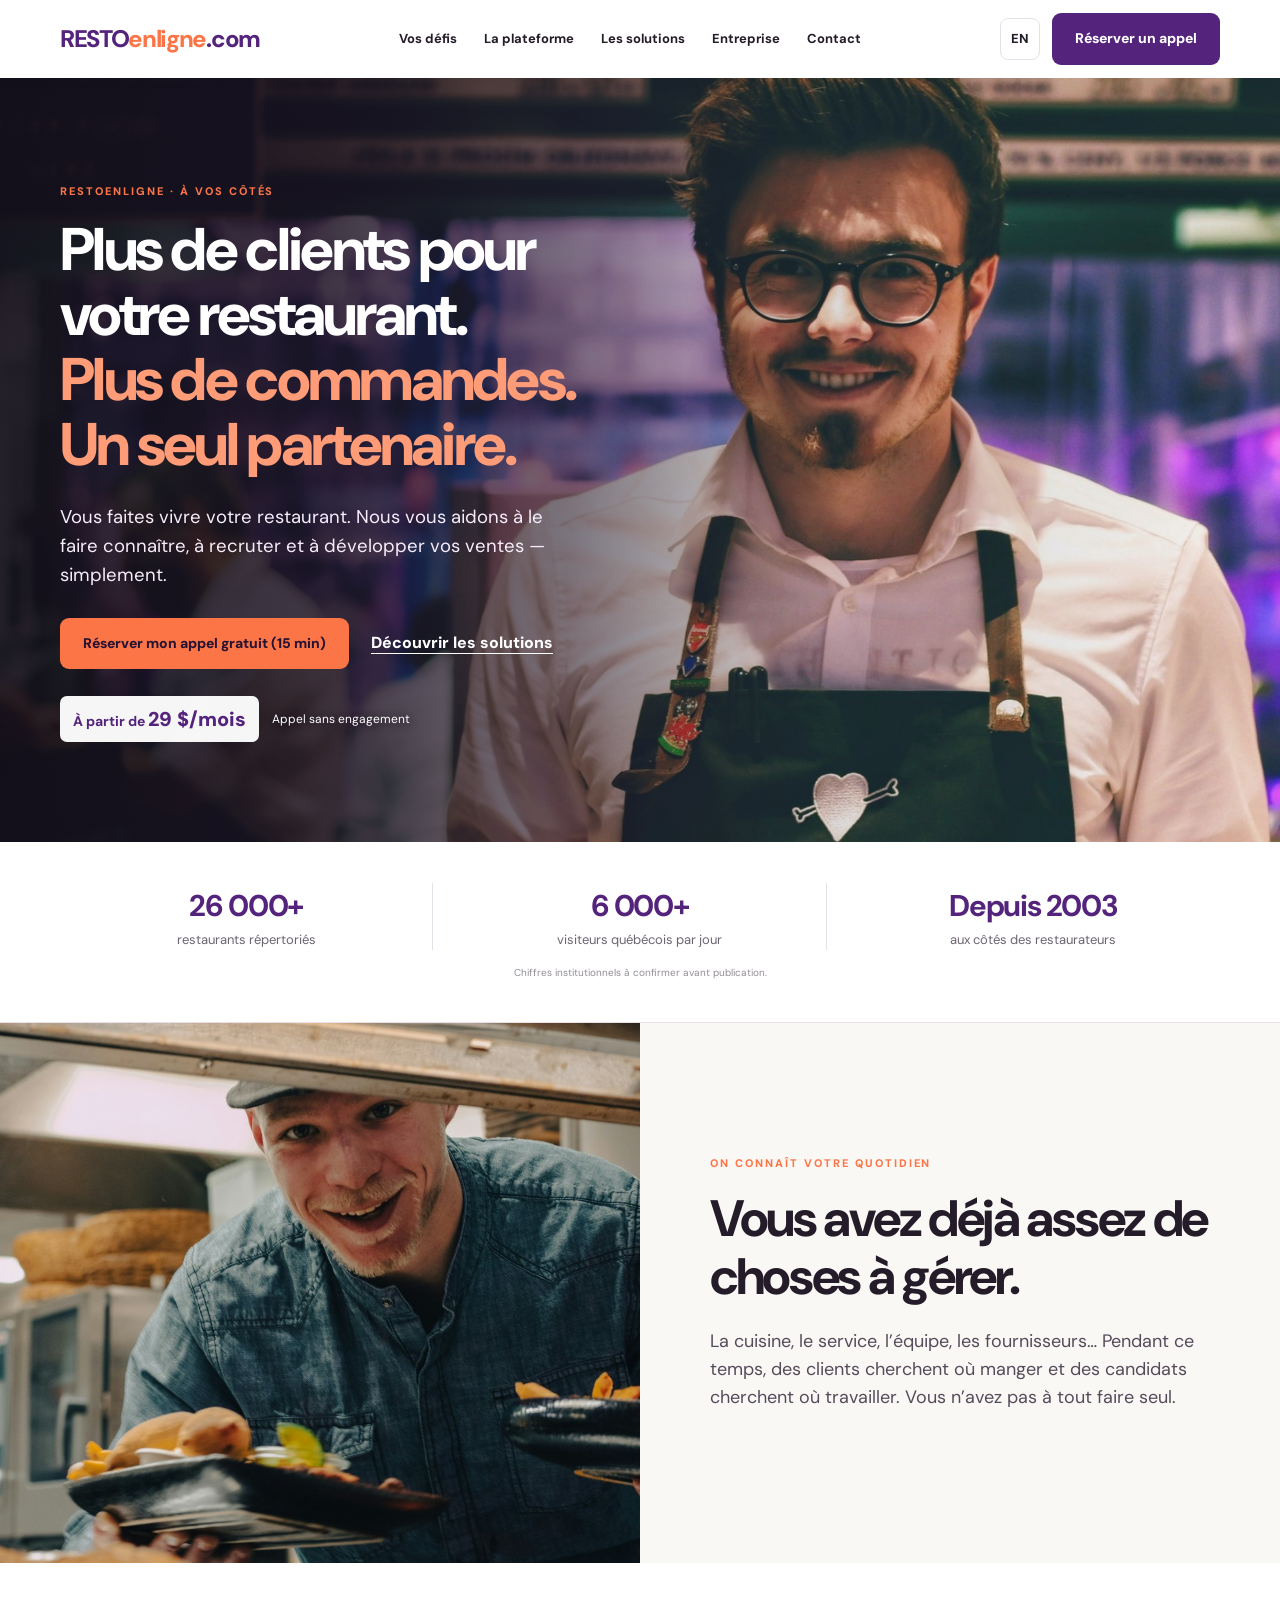
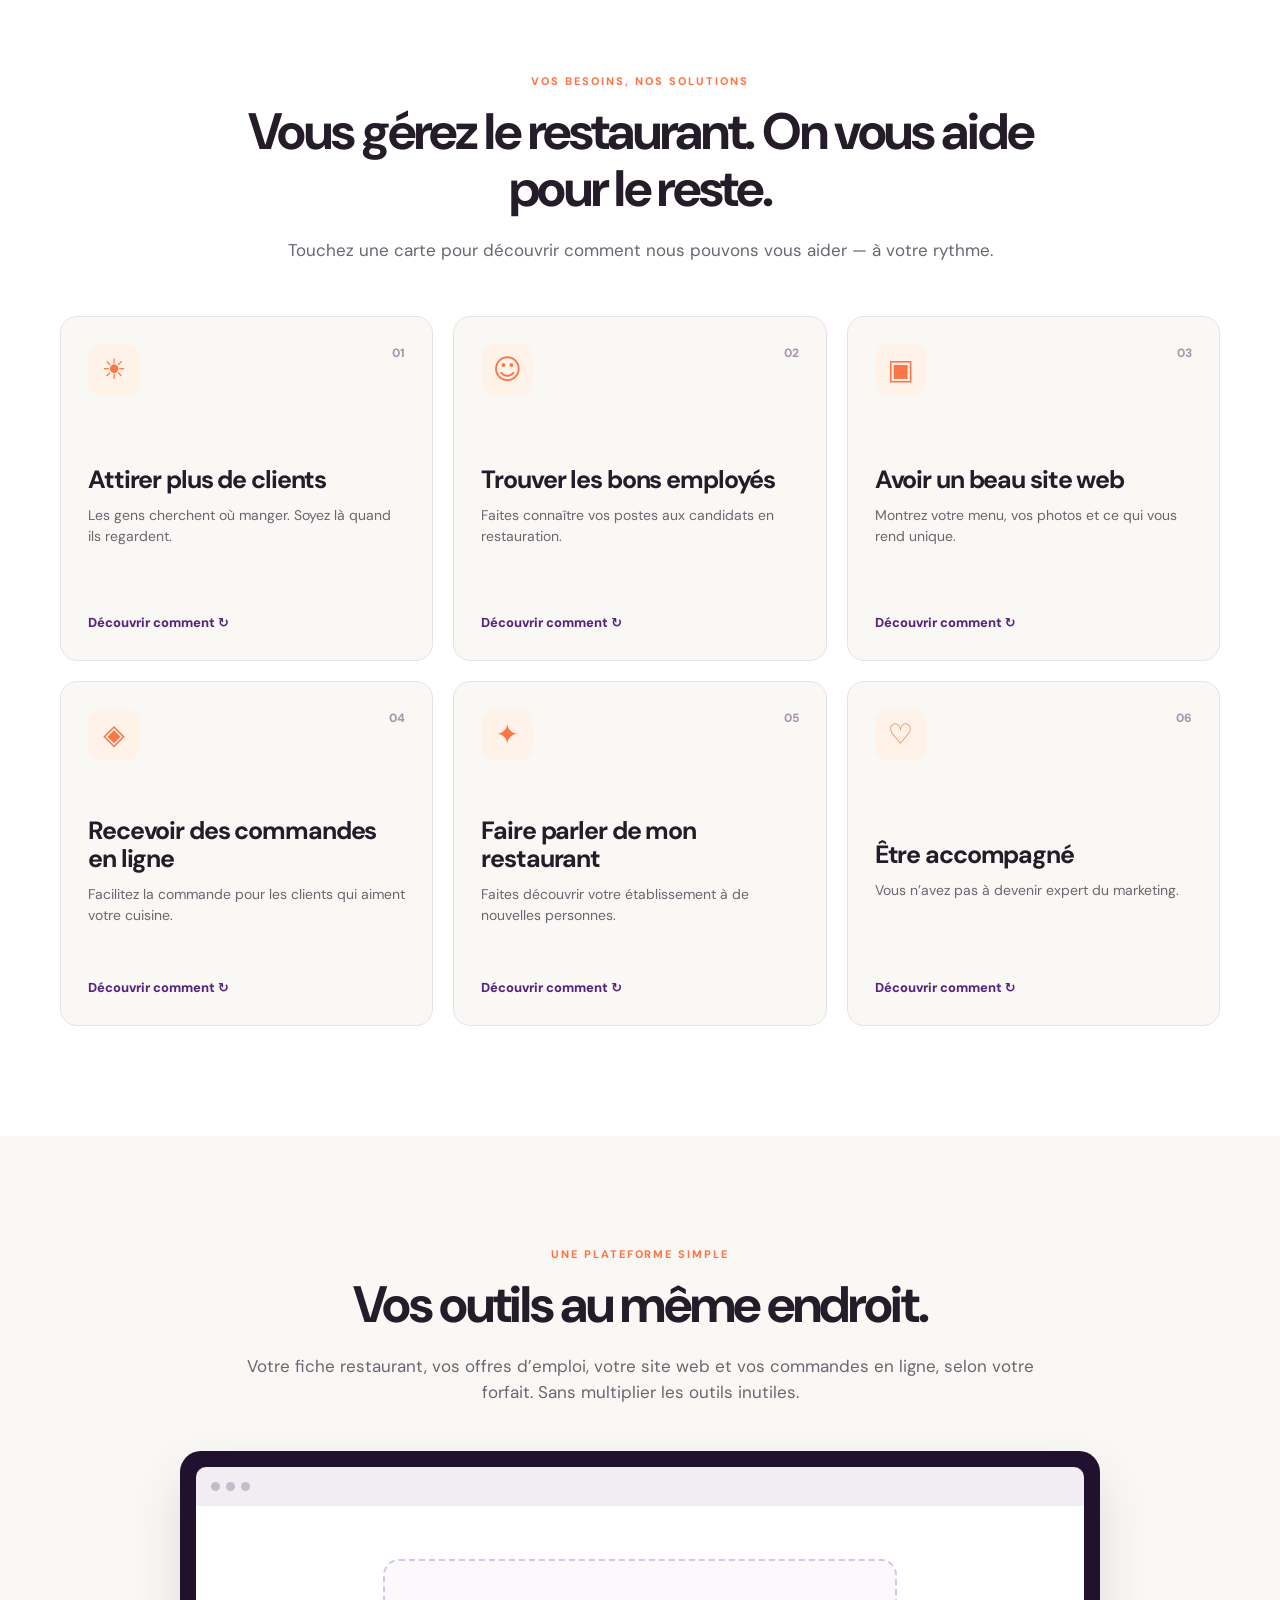
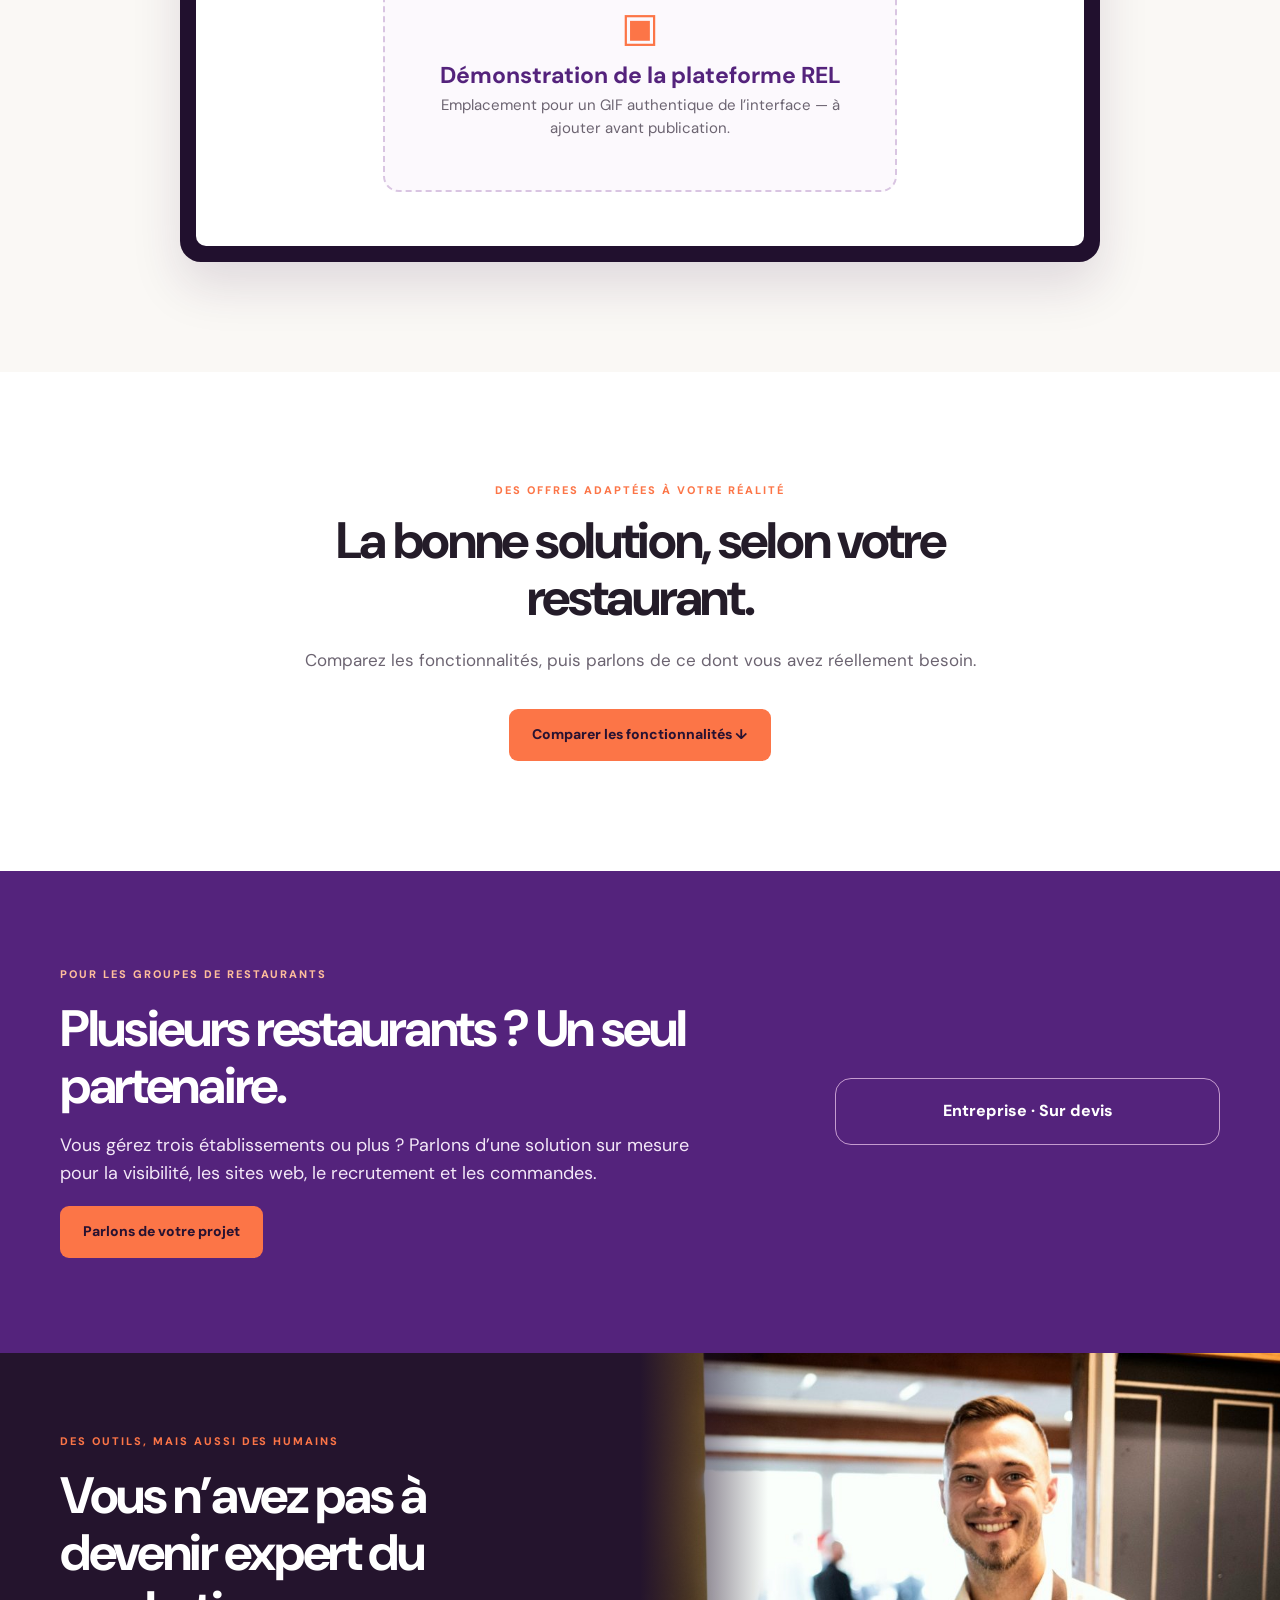
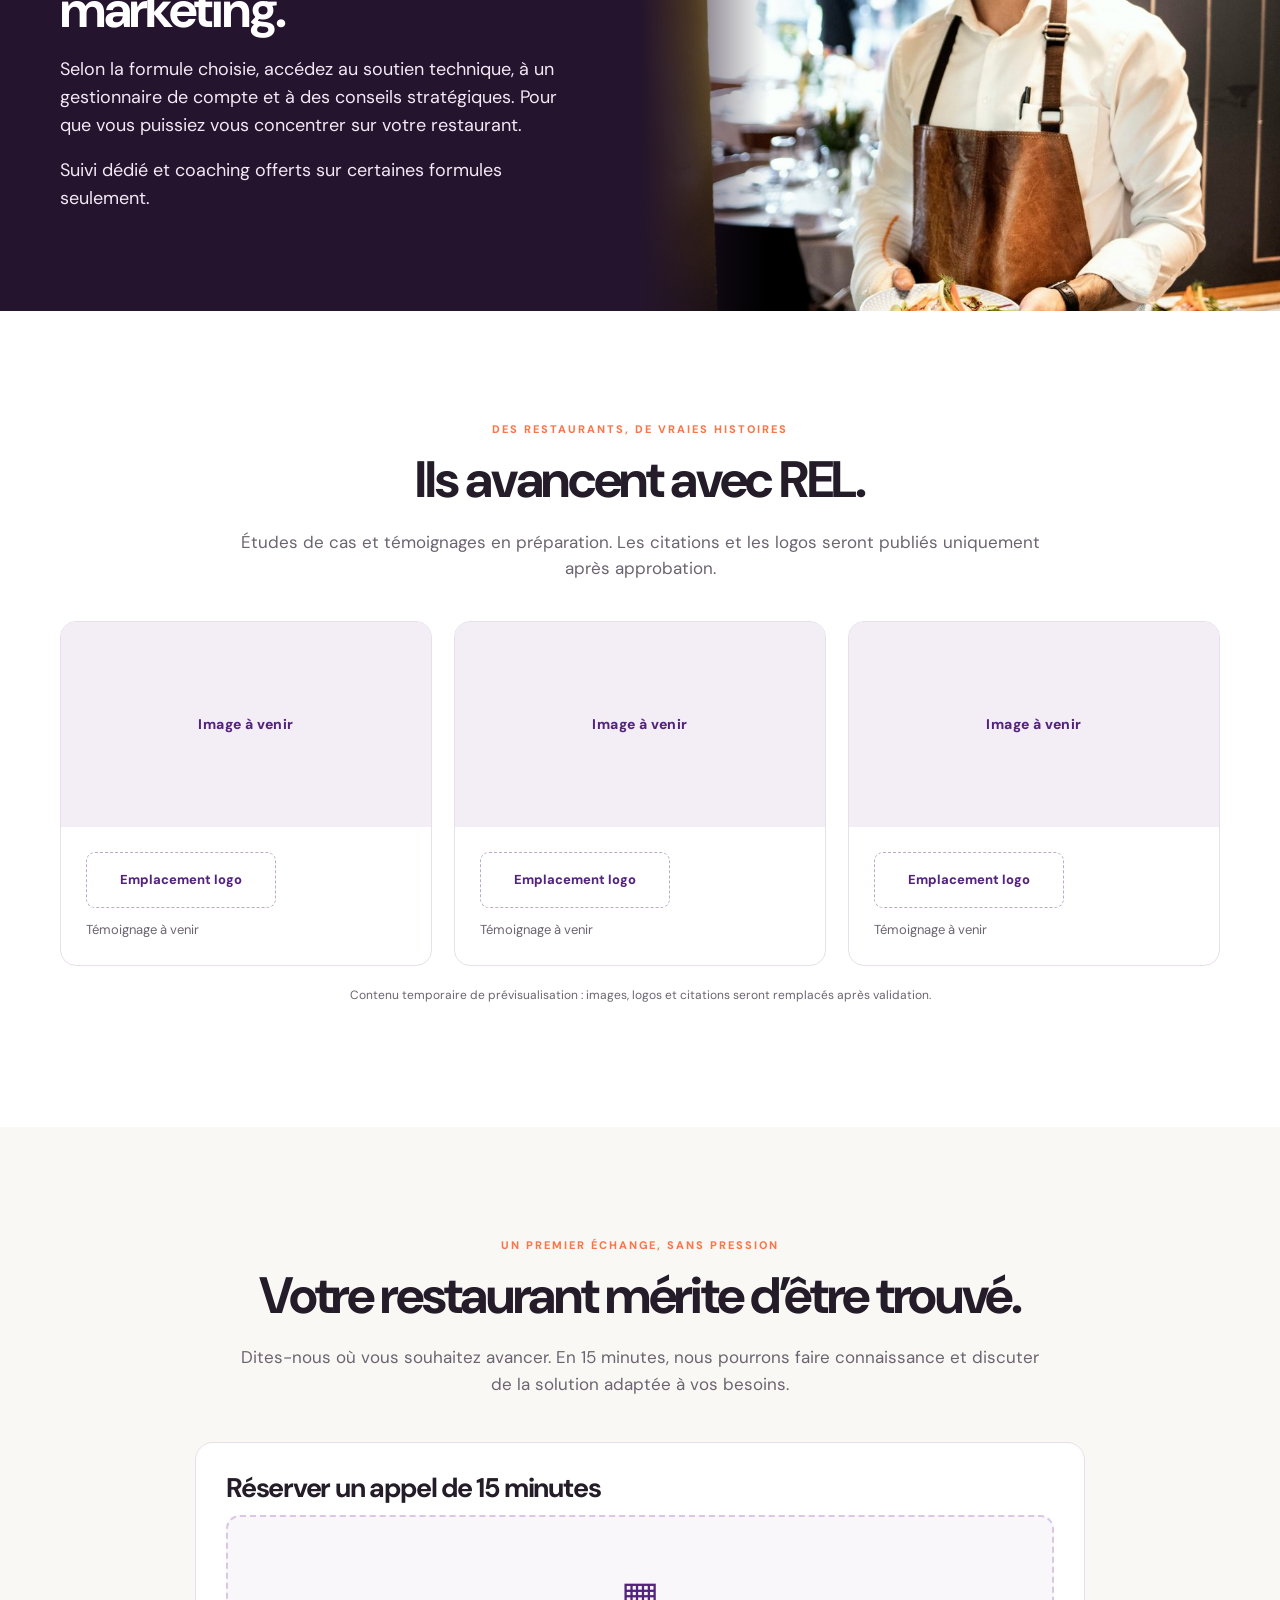
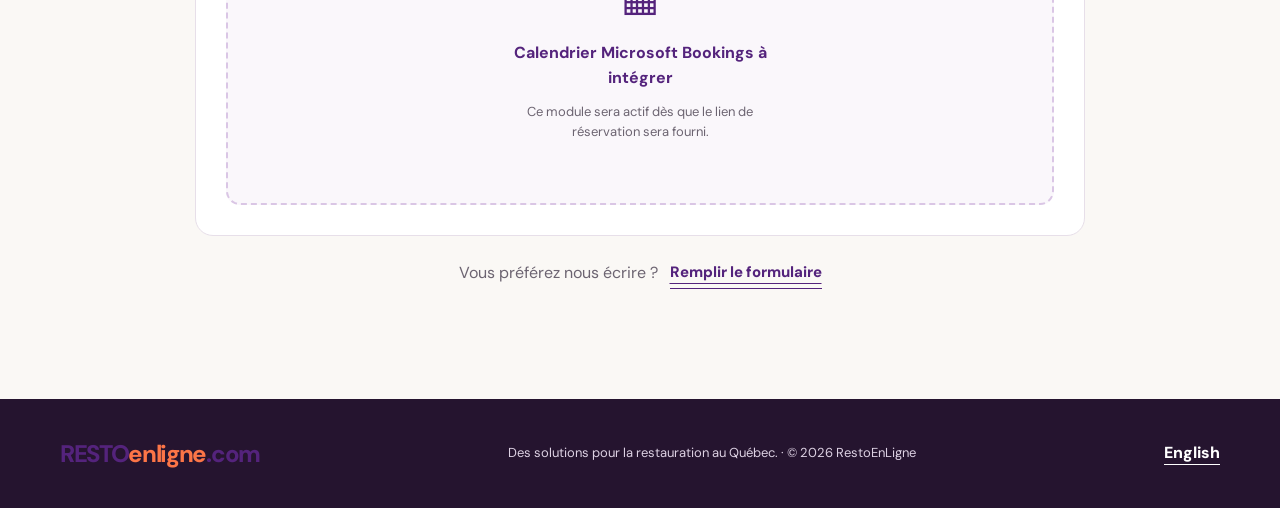
<file: fr/index.html>
<!DOCTYPE html>
<html lang="fr-CA"><head><meta charset="utf-8"/><meta content="width=device-width,initial-scale=1" name="viewport"/><meta content="#54237C" name="theme-color"/><meta content="noindex,nofollow" name="robots"/><title>Visibilité, site web et commandes pour restaurants | RestoEnLigne</title><meta content="RestoEnLigne accompagne les restaurants du Québec : visibilité en ligne, recrutement, site web et commandes en ligne. Fiche gratuite, forfaits dès 29 $/mois." name="description"/><meta content="website" property="og:type"/><meta content="Visibilité, site web et commandes pour restaurants | RestoEnLigne" property="og:title"/><meta content="RestoEnLigne accompagne les restaurants du Québec : visibilité en ligne, recrutement, site web et commandes en ligne. Fiche gratuite, forfaits dès 29 $/mois." property="og:description"/><link href="../assets/styles.css" rel="stylesheet"/><link as="image" href="../assets/hero-restaurateur.jpg" rel="preload"/><link href="https://restoenligne.com/restaurateurs/fr/" hreflang="fr-CA" rel="alternate"/><link href="https://restoenligne.com/restaurateurs/en/" hreflang="en-CA" rel="alternate"/><!-- Replace canonical/hreflang with actual deployment URLs when approved. Noindex stays on for review. --></head><body>
<a class="skip" href="#main">Aller au contenu</a><header class="header"><div class="nav container"><a aria-label="RestoEnLigne" class="logo" href="#top">RESTO<span>enligne</span>.com</a><nav aria-label="Main navigation" class="links" id="navigation"><a href="#defis">Vos défis</a><a href="#plateforme">La plateforme</a><a href="#solutions">Les solutions</a><a href="#entreprise">Entreprise</a><a href="#contact">Contact</a></nav><div class="nav-right"><a class="lang" href="../en/" hreflang="en-CA">EN</a><a class="btn purple nav-cta" href="#contact">Réserver un appel</a><button aria-controls="navigation" aria-expanded="false" aria-label="Menu" class="menu-button" type="button">☰</button></div></div></header>
<main id="main"><section class="hero hero-immersive" id="top" aria-labelledby="hero-title"><div class="hero-container"><div class="hero-copy"><div class="eyebrow">RestoEnLigne · à vos côtés</div><h1 id="hero-title">Plus de clients pour votre restaurant.<em>Plus de commandes. Un seul partenaire.</em></h1><p class="hero-desc">Vous faites vivre votre restaurant. Nous vous aidons à le faire connaître, à recruter et à développer vos ventes — simplement.</p><div class="hero-actions"><a class="btn orange" href="#contact">Réserver mon appel gratuit (15 min)</a><a class="text-link" href="#defis">Découvrir les solutions</a></div><div class="hero-pricing" aria-label="Forfaits dès 29 dollars par mois"><span class="hero-price">À partir de <strong>29 $/mois</strong></span><span class="hero-free">Appel sans engagement</span></div></div></div></section>
<section aria-label="RestoEnLigne" class="stats"><div class="container"><div class="stats-grid"><div class="stat"><strong>26 000+</strong><span>restaurants répertoriés</span></div><div class="stat"><strong>6 000+</strong><span>visiteurs québécois par jour</span></div><div class="stat"><strong>Depuis 2003</strong><span>aux côtés des restaurateurs</span></div></div><p class="internal">Chiffres institutionnels à confirmer avant publication.</p></div></section>
<section class="split-band" id="defis"><div class="photo"><img alt="Employé préparant des plats en cuisine" loading="lazy" src="../assets/cuisine-commandes.jpg"/></div><div class="copy"><div class="eyebrow">On connaît votre quotidien</div><h2>Vous avez déjà assez de choses à gérer.</h2><p>La cuisine, le service, l’équipe, les fournisseurs… Pendant ce temps, des clients cherchent où manger et des candidats cherchent où travailler. Vous n’avez pas à tout faire seul.</p></div></section>
<section class="section cards-section" id="solutions"><div class="container"><div class="intro"><div class="eyebrow">Vos besoins, nos solutions</div><h2>Vous gérez le restaurant. On vous aide pour le reste.</h2><p>Touchez une carte pour découvrir comment nous pouvons vous aider — à votre rythme.</p></div><div class="cards-grid"><article class="flip" id="card-clients"><div class="flip-inner"><div class="face front"><div class="card-top"><span aria-hidden="true" class="card-icon">☀</span><span class="card-num">01</span></div><div><h3>Attirer plus de clients</h3><p>Les gens cherchent où manger. Soyez là quand ils regardent.</p></div><span class="card-action">Découvrir comment ↻</span></div><div class="face back"><div><small>Une solution à envisager</small><div class="plan">Essentiel · Spotlight</div><h3>Faites-vous connaître en ligne.</h3><p>Une fiche optimisée sur RestoEnLigne aide les clients à découvrir votre adresse. Pour commencer, Spotlight propose une fiche gratuite.</p></div><span class="card-action">Revenir ↻</span></div></div><button aria-label="Attirer plus de clients — Découvrir comment" aria-pressed="false" class="flip-button" type="button"></button><a aria-label="Parlons-en: Attirer plus de clients" class="card-link" data-need="clients" href="#contact">Parlons-en ↗</a></article><article class="flip" id="card-staff"><div class="flip-inner"><div class="face front"><div class="card-top"><span aria-hidden="true" class="card-icon">☺</span><span class="card-num">02</span></div><div><h3>Trouver les bons employés</h3><p>Faites connaître vos postes aux candidats en restauration.</p></div><span class="card-action">Découvrir comment ↻</span></div><div class="face back"><div><small>Une solution à envisager</small><div class="plan">Essentiel</div><h3>Vos postes là où les candidats cherchent.</h3><p>Publiez vos offres sur RestoEnLigne pour les rendre découvrables sur les moteurs de recherche, selon leurs critères.</p></div><span class="card-action">Revenir ↻</span></div></div><button aria-label="Trouver les bons employés — Découvrir comment" aria-pressed="false" class="flip-button" type="button"></button><a aria-label="Parlons-en: Trouver les bons employés" class="card-link" data-need="staff" href="#contact">Parlons-en ↗</a></article><article class="flip" id="card-website"><div class="flip-inner"><div class="face front"><div class="card-top"><span aria-hidden="true" class="card-icon">▣</span><span class="card-num">03</span></div><div><h3>Avoir un beau site web</h3><p>Montrez votre menu, vos photos et ce qui vous rend unique.</p></div><span class="card-action">Découvrir comment ↻</span></div><div class="face back"><div><small>Une solution à envisager</small><div class="plan">Visibilité</div><h3>Un site à la hauteur de votre cuisine.</h3><p>Un site web personnalisé pour présenter votre restaurant et donner accès facilement à vos informations essentielles.</p></div><span class="card-action">Revenir ↻</span></div></div><button aria-label="Avoir un beau site web — Découvrir comment" aria-pressed="false" class="flip-button" type="button"></button><a aria-label="Parlons-en: Avoir un beau site web" class="card-link" data-need="website" href="#contact">Parlons-en ↗</a></article><article class="flip" id="card-orders"><div class="flip-inner"><div class="face front"><div class="card-top"><span aria-hidden="true" class="card-icon">◈</span><span class="card-num">04</span></div><div><h3>Recevoir des commandes en ligne</h3><p>Facilitez la commande pour les clients qui aiment votre cuisine.</p></div><span class="card-action">Découvrir comment ↻</span></div><div class="face back"><div><small>Une solution à envisager</small><div class="plan">Performance</div><h3>La commande directe, plus simplement.</h3><p>Une page dédiée et un module de commande en ligne. Des frais de 10 % s’appliquent aux commandes en ligne.</p></div><span class="card-action">Revenir ↻</span></div></div><button aria-label="Recevoir des commandes en ligne — Découvrir comment" aria-pressed="false" class="flip-button" type="button"></button><a aria-label="Parlons-en: Recevoir des commandes en ligne" class="card-link" data-need="orders" href="#contact">Parlons-en ↗</a></article><article class="flip" id="card-marketing"><div class="flip-inner"><div class="face front"><div class="card-top"><span aria-hidden="true" class="card-icon">✦</span><span class="card-num">05</span></div><div><h3>Faire parler de mon restaurant</h3><p>Faites découvrir votre établissement à de nouvelles personnes.</p></div><span class="card-action">Découvrir comment ↻</span></div><div class="face back"><div><small>Une solution à envisager</small><div class="plan">Tout-en-un · à discuter</div><h3>Donnez plus d’écho à votre restaurant.</h3><p>Pages promotionnelles dans le Tout-en-un. Campagnes locales et collaborations avec des créateurs : possibilités à discuter selon vos objectifs.</p></div><span class="card-action">Revenir ↻</span></div></div><button aria-label="Faire parler de mon restaurant — Découvrir comment" aria-pressed="false" class="flip-button" type="button"></button><a aria-label="Parlons-en: Faire parler de mon restaurant" class="card-link" data-need="marketing" href="#contact">Parlons-en ↗</a></article><article class="flip" id="card-coaching"><div class="flip-inner"><div class="face front"><div class="card-top"><span aria-hidden="true" class="card-icon">♡</span><span class="card-num">06</span></div><div><h3>Être accompagné</h3><p>Vous n’avez pas à devenir expert du marketing.</p></div><span class="card-action">Découvrir comment ↻</span></div><div class="face back"><div><small>Une solution à envisager</small><div class="plan">Selon le forfait annuel</div><h3>Des outils et des humains à vos côtés.</h3><p>Support chat et courriel dès Essentiel. Suivi personnalisé et coaching offerts sur certaines formules annuelles seulement.</p></div><span class="card-action">Revenir ↻</span></div></div><button aria-label="Être accompagné — Découvrir comment" aria-pressed="false" class="flip-button" type="button"></button><a aria-label="Parlons-en: Être accompagné" class="card-link" data-need="coaching" href="#contact">Parlons-en ↗</a></article></div></div></section>
<section class="section product" id="plateforme"><div class="container"><div class="intro"><div class="eyebrow">Une plateforme simple</div><h2>Vos outils au même endroit.</h2><p>Votre fiche restaurant, vos offres d’emploi, votre site web et vos commandes en ligne, selon votre forfait. Sans multiplier les outils inutiles.</p></div><div class="mock-browser"><div class="mock-bar"><span class="mock-dot"></span><span class="mock-dot"></span><span class="mock-dot"></span></div><div class="mock-screen"><div class="gif-placeholder"><div aria-hidden="true" style="font-size:40px;color:var(--orange)">▣</div><strong>Démonstration de la plateforme REL</strong><p>Emplacement pour un GIF authentique de l’interface — à ajouter avant publication.</p></div></div></div></div></section>
<section class="section compare" id="comparateur"><div class="container"><div class="intro"><div class="eyebrow">Des offres adaptées à votre réalité</div><h2>La bonne solution, selon votre restaurant.</h2><p>Comparez les fonctionnalités, puis parlons de ce dont vous avez réellement besoin.</p></div><details><summary><span class="btn orange">Comparer les fonctionnalités ↓</span></summary><div aria-label="La bonne solution, selon votre restaurant." class="table-scroll" role="region" tabindex="0"><table><thead><tr><th scope="col">Fonctionnalités</th><th class="" scope="col">Spotlight</th><th class="" scope="col">Essentiel</th><th class="" scope="col">Visibilité</th><th class="" scope="col">Performance</th><th class="featured" scope="col">Tout-en-un</th><th class="" scope="col">Entreprise</th></tr></thead><tbody><tr><th scope="row">Fiche sur RestoEnLigne</th><td class=""><span aria-label="Included" class="check">✓</span></td><td class=""><span aria-label="Included" class="check">✓</span></td><td class=""><span aria-label="Included" class="check">✓</span></td><td class=""><span aria-label="Included" class="check">✓</span></td><td class="featured"><span aria-label="Included" class="check">✓</span></td><td class="">Sur mesure</td></tr><tr><th scope="row">Visibilité sur le web</th><td class="">—</td><td class=""><span aria-label="Included" class="check">✓</span></td><td class=""><span aria-label="Included" class="check">✓</span></td><td class="">—</td><td class="featured"><span aria-label="Included" class="check">✓</span></td><td class="">Sur mesure</td></tr><tr><th scope="row">Offres d’emploi</th><td class="">—</td><td class="">Inclus</td><td class="">Illimitées + mises en avant</td><td class="">—</td><td class="featured">Illimitées + mises en avant</td><td class="">Sur mesure</td></tr><tr><th scope="row">Site web personnalisé</th><td class="">—</td><td class="">—</td><td class=""><span aria-label="Included" class="check">✓</span></td><td class="">—</td><td class="featured"><span aria-label="Included" class="check">✓</span></td><td class="">Sur mesure</td></tr><tr><th scope="row">Pages promotionnelles</th><td class="">—</td><td class="">—</td><td class="">—</td><td class="">—</td><td class="featured"><span aria-label="Included" class="check">✓</span></td><td class="">Sur mesure</td></tr><tr><th scope="row">Commandes en ligne</th><td class="">—</td><td class="">—</td><td class="">—</td><td class=""><span aria-label="Included" class="check">✓</span></td><td class="featured"><span aria-label="Included" class="check">✓</span></td><td class="">Sur mesure</td></tr><tr><th scope="row">Support chat et courriel</th><td class="">—</td><td class=""><span aria-label="Included" class="check">✓</span></td><td class=""><span aria-label="Included" class="check">✓</span></td><td class="">À confirmer</td><td class="featured"><span aria-label="Included" class="check">✓</span></td><td class="">Sur mesure</td></tr><tr><th scope="row">Accompagnement annuel</th><td class="">—</td><td class="">REL Academy</td><td class="">Rendez-vous trimestriel</td><td class="">—</td><td class="featured">Rendez-vous mensuel + coaching trimestriel</td><td class="">Sur mesure</td></tr></tbody></table></div><p class="compare-foot">10 % de frais sur les commandes en ligne. Les modalités de chaque offre sont confirmées durant l’appel.</p></details></div></section>
<section class="enterprise" id="entreprise"><div class="container enterprise-grid"><div><div class="eyebrow" style="color:#ffbe9c">Pour les groupes de restaurants</div><h2>Plusieurs restaurants ? Un seul partenaire.</h2><p>Vous gérez trois établissements ou plus ? Parlons d’une solution sur mesure pour la visibilité, les sites web, le recrutement et les commandes.</p><a class="btn orange" href="#contact">Parlons de votre projet</a></div><div class="enterprise-pill">Entreprise · Sur devis</div></div></section>
<section class="human"><div class="human-copy"><div class="eyebrow">Des outils, mais aussi des humains</div><h2>Vous n’avez pas à devenir expert du marketing.</h2><p>Selon la formule choisie, accédez au soutien technique, à un gestionnaire de compte et à des conseils stratégiques. Pour que vous puissiez vous concentrer sur votre restaurant.</p><p class="footnote">Suivi dédié et coaching offerts sur certaines formules seulement.</p></div><div class="human-photo"><img alt="Membre d’une équipe de restaurant en salle" loading="lazy" src="../assets/service-equipe.jpg"/></div></section>
<section class="section stories" data-status="placeholder" id="temoignages"><div class="container"><div class="intro"><div class="eyebrow">Des restaurants, de vraies histoires</div><h2>Ils avancent avec REL.</h2><p>Études de cas et témoignages en préparation. Les citations et les logos seront publiés uniquement après approbation.</p></div><div class="stories-grid"><article class="story" data-restaurant="Eila Bistrot"><div aria-label="Image à venir" class="story-photo" role="img"><span class="image-placeholder-label">Image à venir</span></div><div class="story-body"><div aria-label="Logo de Eila Bistrot à venir" class="story-logo-placeholder" role="img"><span>Emplacement logo</span></div><p>Témoignage à venir</p></div></article><article class="story" data-restaurant="La Boulangerie Moderne"><div aria-label="Image à venir" class="story-photo" role="img"><span class="image-placeholder-label">Image à venir</span></div><div class="story-body"><div aria-label="Logo de La Boulangerie Moderne à venir" class="story-logo-placeholder" role="img"><span>Emplacement logo</span></div><p>Témoignage à venir</p></div></article><article class="story" data-restaurant="Votre restaurant ici"><div aria-label="Image à venir" class="story-photo" role="img"><span class="image-placeholder-label">Image à venir</span></div><div class="story-body"><div aria-label="Logo de Votre restaurant ici à venir" class="story-logo-placeholder" role="img"><span>Emplacement logo</span></div><p>Témoignage à venir</p></div></article></div><p class="stories-note">Contenu temporaire de prévisualisation : images, logos et citations seront remplacés après validation.</p></div></section>
<section class="section contact" id="contact"><div class="container"><div class="intro"><div class="eyebrow">Un premier échange, sans pression</div><h2>Votre restaurant mérite d’être trouvé.</h2><p>Dites-nous où vous souhaitez avancer. En 15 minutes, nous pourrons faire connaissance et discuter de la solution adaptée à vos besoins.</p></div><div class="contact-stack"><div class="contact-panel booking-panel"><h3>Réserver un appel de 15 minutes</h3><div class="booking-placeholder"><span aria-hidden="true">▦</span><strong>Calendrier Microsoft Bookings à intégrer</strong><p>Ce module sera actif dès que le lien de réservation sera fourni.</p></div></div><div class="form-toggle-wrap"><p>Vous préférez nous écrire ?</p><button aria-controls="form-reveal" aria-expanded="false" class="text-link form-toggle" id="form-toggle" type="button">Remplir le formulaire</button></div><div class="contact-panel form-reveal" hidden="" id="form-reveal"><h3>Formulaire de contact</h3><p class="footnote">Laissez-nous vos coordonnées et le sujet qui vous intéresse.</p><form id="contact-form"><div class="form-grid"><div class="field"><label for="first">Prénom *</label><input autocomplete="given-name" id="first" maxlength="80" name="first" required=""/></div><div class="field"><label for="email">Courriel *</label><input autocomplete="email" id="email" maxlength="254" name="email" required="" type="email"/></div><div class="field"><label for="phone">Numéro de téléphone *</label><input autocomplete="tel" id="phone" inputmode="tel" name="phone" pattern="[+0-9 ()-]{7,24}" required="" title="7 à 24 caractères : chiffres, +, espaces, parenthèses et traits" type="tel"/></div><div class="field"><label for="restaurant">Nom du restaurant *</label><input autocomplete="organization" id="restaurant" maxlength="130" name="restaurant" required=""/></div><div class="field wide"><label for="locations">Nombre d’établissements (facultatif)</label><select id="locations" name="locations"><option value="">—</option><option>1</option><option>2</option><option>3–5</option><option>6+</option></select></div><div class="field wide"><label for="need">Quel est votre besoin principal ? *</label><select id="need" name="need" required=""><option value="">Sélectionnez un besoin</option><option value="clients">Attirer plus de clients</option><option value="staff">Trouver du personnel</option><option value="website">Créer ou améliorer mon site web</option><option value="orders">Recevoir des commandes en ligne</option><option value="marketing">Faire parler de mon restaurant</option><option value="coaching">Obtenir du coaching / accompagnement</option><option value="multiple">Plusieurs besoins</option><option value="other">Autre</option></select></div><div class="field wide hidden" id="other-wrap"><label for="other">Précisez votre besoin</label><textarea id="other" name="other"></textarea></div></div><button class="btn purple" style="margin-top:22px" type="submit">Envoyer ma demande</button><p class="privacy-note">Formulaire de démonstration : aucun renseignement n’est transmis pour le moment. À connecter au CRM et à la politique de confidentialité.</p><p><a aria-disabled="true" class="text-link footnote" href="#" onclick="return false">Politique de confidentialité (lien à fournir)</a></p><p class="form-msg" hidden="" id="form-msg" role="status" tabindex="-1">Formulaire de démonstration uniquement : aucun message n’a été envoyé.</p></form></div></div></div></section></main>
<footer class="footer"><div class="container"><a class="logo" href="#top">RESTO<span>enligne</span>.com</a><p>Des solutions pour la restauration au Québec. · © 2026 RestoEnLigne</p><a class="text-link" href="../en/">English</a></div></footer><script defer="" src="../assets/site.js"></script></body></html>
</file>
<file: assets/styles.css>
@import url('https://fonts.googleapis.com/css2?family=DM+Sans:wght@400;500;600;700;800&display=swap');
:root{--purple:#54237c;--purple-dark:#2d153e;--orange:#fc7547;--cream:#faf8f5;--ink:#241c29;--muted:#6c6471;--line:#e7dfe9}*{box-sizing:border-box}html{scroll-behavior:smooth}body{margin:0;color:var(--ink);font:16px/1.55 'DM Sans',system-ui,sans-serif;background:#fff}h1,h2,h3,p{margin-top:0}h1,h2,h3{letter-spacing:-.045em;line-height:1.12}a{color:inherit;text-decoration:none}button,input,select,textarea{font:inherit}button{cursor:pointer}button:focus-visible,a:focus-visible,input:focus-visible,select:focus-visible,textarea:focus-visible{outline:3px solid var(--orange);outline-offset:4px}img{max-width:100%;height:auto} .container{width:min(1160px,calc(100% - 48px));margin-inline:auto} .skip{position:absolute;left:-9999px;background:white;padding:10px;z-index:100}.skip:focus{left:12px;top:12px}.header{height:78px;background:white;position:sticky;top:0;z-index:40;box-shadow:0 1px 12px #190b1e12}.nav{height:100%;display:flex;align-items:center;justify-content:space-between;gap:20px}.logo{color:var(--purple);font-weight:800;font-size:24px;letter-spacing:-.055em;white-space:nowrap}.logo span{color:var(--orange)}.links{display:flex;align-items:center;gap:27px;font-size:13px;font-weight:700}.nav-right{display:flex;align-items:center;gap:12px}.lang{font-size:13px;font-weight:800;border:1px solid var(--line);border-radius:8px;padding:10px}.menu-button{display:none;border:0;background:transparent;font-size:24px}.btn{display:inline-flex;align-items:center;justify-content:center;border:0;border-radius:9px;padding:15px 23px;font-size:14px;font-weight:800;min-height:48px;transition:transform .15s ease,filter .15s ease;text-align:center}.btn:hover{transform:translateY(-2px);filter:brightness(1.04)}.btn.purple{background:var(--purple);color:#fff}.btn.orange{background:var(--orange);color:#281231}.btn.white{background:white;color:var(--purple)}.text-link{font-weight:800;text-decoration:underline;text-underline-offset:6px}.eyebrow{font-size:11px;font-weight:800;letter-spacing:.18em;text-transform:uppercase;color:var(--orange)}.section{padding:110px 0}.intro{text-align:center;max-width:800px;margin:0 auto}.intro h2{font-size:clamp(34px,4vw,58px);margin:13px 0 20px}.intro p{font-size:17px;color:var(--muted)}.hero{background:var(--purple-dark);color:white;min-height:640px}.hero-grid{display:grid;grid-template-columns:minmax(0,1.1fr) minmax(0,.9fr);align-items:stretch;min-height:640px}.hero-copy{padding:96px 38px 95px max(24px,calc((100vw - 1160px)/2));align-self:center;position:relative;z-index:2}.hero h1{font-size:clamp(42px,4.6vw,73px);font-weight:800;margin:21px 0 26px;max-width:800px}.hero h1 em{display:block;font-style:normal;color:#ff9b75}.hero-desc{font-size:19px;max-width:610px;line-height:1.56;color:#f7ecfa}.hero-actions{display:flex;align-items:center;gap:19px;flex-wrap:wrap;margin-top:30px}.hero-note{font-size:12px;color:#e9ddeb;margin-top:22px}.hero-photo{position:relative;overflow:hidden;min-height:580px}.hero-photo img{width:100%;height:100%;position:absolute;inset:0;object-fit:cover;object-position:51% 27%}.hero-photo:after{content:'';position:absolute;inset:0;background:linear-gradient(90deg,var(--purple-dark) 0%,#2d153e30 20%,transparent 45%)}.stats{border-bottom:1px solid var(--line);padding:41px 0;background:#fff}.stats-grid{display:grid;grid-template-columns:repeat(3,1fr);gap:20px}.stat{text-align:center;border-right:1px solid var(--line)}.stat:last-child{border:0}.stat strong{display:block;color:var(--purple);font-size:30px;letter-spacing:-.045em}.stat span{display:block;color:var(--muted);font-size:13px}.stats .internal{font-size:10px;color:#938d96;margin:15px 0 0;text-align:center}.split-band{background:var(--cream);display:grid;grid-template-columns:1fr 1fr;min-height:540px}.split-band .photo{min-height:540px;overflow:hidden}.split-band .photo img{width:100%;height:100%;object-fit:cover;object-position:50% 16%;display:block}.split-band .copy{display:flex;flex-direction:column;justify-content:center;padding:70px max(32px,calc((100vw - 1160px)/2)) 70px 70px}.split-band h2{font-size:clamp(35px,4vw,58px);margin:18px 0 23px;max-width:570px}.split-band p{font-size:18px;max-width:580px;color:#554b5a}.cards-section{background:white}.cards-grid{display:grid;grid-template-columns:repeat(3,1fr);gap:20px;margin-top:52px}.flip{min-height:295px;perspective:1000px}.flip-button{position:relative;width:100%;height:100%;min-height:295px;display:block;text-align:left;border:0;background:transparent;padding:0;border-radius:17px;cursor:pointer}.flip-inner{position:relative;height:100%;min-height:295px;transition:transform .55s cubic-bezier(.2,.7,.2,1);transform-style:preserve-3d}.flip.is-flipped .flip-inner{transform:rotateY(180deg)}.face{position:absolute;inset:0;border-radius:17px;padding:30px;backface-visibility:hidden;-webkit-backface-visibility:hidden;display:flex;flex-direction:column;align-items:flex-start;justify-content:space-between;overflow:hidden}.front{background:var(--cream);border:1px solid #e9e0e9}.front:hover{border-color:#fcb68c}.back{background:var(--purple);color:white;transform:rotateY(180deg);border:1px solid var(--purple)}.card-top{width:100%;display:flex;justify-content:space-between;align-items:start}.card-icon{width:52px;height:52px;display:grid;place-items:center;color:var(--orange);border-radius:14px;font-size:28px;background:#fff2e9}.card-num{font-size:12px;font-weight:800;color:#a595ad}.face h3{font-size:25px;margin:16px 0 11px}.face p{font-size:14px;color:#6c6471;line-height:1.5;margin:0}.back h3{font-size:20px;margin:10px 0 9px;color:white}.back p{color:#f8eefb}.back small{font-size:11px;color:#ffae86;font-weight:800;text-transform:uppercase;letter-spacing:.07em}.back .plan{font-size:13px;font-weight:800;color:#ffbd98}.card-action{font-size:13px;color:var(--purple);font-weight:800;margin-top:12px}.back .card-action{color:#ffc29d}.card-intro{max-width:670px}.product{background:var(--cream)}.mock-browser{max-width:920px;margin:45px auto 0;background:#21102e;border-radius:21px;padding:16px;box-shadow:0 24px 50px #31174122}.mock-bar{background:#f1edf3;padding:15px;border-radius:10px 10px 0 0;display:flex;gap:6px}.mock-dot{width:9px;height:9px;border-radius:50%;background:#c6bbcb}.mock-screen{background:#fff;min-height:340px;border-radius:0 0 10px 10px;display:grid;place-items:center;padding:30px;text-align:center}.mock-screen strong{font-size:23px;color:var(--purple)}.mock-screen p{max-width:440px;color:var(--muted);font-size:15px}.gif-placeholder{border:2px dashed #d9c5e2;padding:35px;max-width:580px;border-radius:16px;background:#fcf9fd}.footnote{color:#837b85;font-size:12px}.compare{background:white}.compare details{margin-top:36px}.compare summary{list-style:none;cursor:pointer;display:flex;justify-content:center;align-items:center;gap:10px}.compare summary::-webkit-details-marker{display:none}.compare summary .btn{pointer-events:none}.compare details[open] summary{margin-bottom:27px}.table-scroll{overflow-x:auto;border:1px solid #e6dfe9;border-radius:18px;box-shadow:0 8px 25px #2e10380b}.table-scroll table{border-collapse:collapse;width:100%;min-width:850px;font-size:13px}.table-scroll th,.table-scroll td{padding:17px 12px;text-align:center;border-bottom:1px solid #eee7ee}.table-scroll th{background:#f4eaf7;color:var(--purple);font-size:13px}.table-scroll th:first-child,.table-scroll td:first-child{text-align:left;padding-left:20px;font-weight:800}.table-scroll th.featured{background:var(--orange);color:#26142b}.table-scroll td.featured{background:#fff4ed}.table-scroll tr:hover td{background:#faf5fc}.table-scroll tr:hover td.featured{background:#ffede4}.check{display:inline-grid;place-items:center;width:23px;height:23px;border-radius:50%;background:#fce0d3;color:#a43b0e;font-weight:900}.compare-foot{color:#675a6c;font-size:12px;margin-top:22px}.enterprise{background:var(--purple);color:white;padding:95px 0}.enterprise-grid{display:grid;grid-template-columns:1.3fr .7fr;gap:60px;align-items:center}.enterprise h2{font-size:clamp(36px,4vw,56px);margin:17px 0 18px}.enterprise p{color:#f4e8f8;font-size:18px;max-width:660px}.enterprise-pill{border:1px solid #c59ccf;padding:20px 24px;border-radius:16px;text-align:center;font-weight:800}.human{background:#24142d;color:white;display:grid;grid-template-columns:1fr 1fr;min-height:520px}.human .human-copy{padding:80px 60px 80px max(24px,calc((100vw - 1160px)/2));align-self:center}.human h2{font-size:clamp(35px,4vw,53px);margin:17px 0}.human p{color:#f3e8f5;max-width:560px;font-size:18px}.human-photo{min-height:520px;position:relative;overflow:hidden}.human-photo img{width:100%;height:100%;position:absolute;inset:0;object-fit:cover;object-position:50% 15%}.human-photo:before{content:'';position:absolute;inset:0;background:linear-gradient(90deg,#24142d,transparent 20%);z-index:1}.stories{background:#fff}.stories-grid{display:grid;grid-template-columns:repeat(3,1fr);gap:22px;margin-top:40px}.story{border:1px solid var(--line);border-radius:16px;overflow:hidden}.story-photo{height:205px;background:#f3edf6;display:grid;place-items:center;text-align:center;position:relative;color:var(--purple)}.story-photo .photo-icon{font-size:30px;opacity:.65}.story-body{padding:23px}.story-body strong{font-size:19px}.story-body p{font-size:13px;color:var(--muted);margin:7px 0 0}.logo-slot{position:absolute;bottom:-18px;left:20px;border-radius:9px;border:1px dashed #cbb8d2;padding:7px 12px;background:white;font-size:11px;color:var(--purple);font-weight:800}.stories-note{text-align:center;margin-top:20px;font-size:12px;color:var(--muted)}.contact{background:var(--cream)}.contact-grid{display:grid;grid-template-columns:.85fr 1.15fr;gap:22px;margin-top:45px;align-items:start}.contact-panel{background:white;border:1px solid var(--line);border-radius:18px;padding:30px;min-width:0}.contact-panel h3{font-size:27px;margin:0 0 12px}.booking-placeholder{border:2px dashed #dac6e5;border-radius:14px;background:#faf7fb;min-height:290px;display:flex;flex-direction:column;align-items:center;justify-content:center;text-align:center;padding:25px;color:var(--purple);gap:12px}.booking-placeholder span{font-size:41px}.booking-placeholder strong{max-width:290px}.booking-placeholder p{color:var(--muted);max-width:270px;font-size:13px}.form-grid{display:grid;grid-template-columns:1fr 1fr;gap:17px}.field{display:flex;flex-direction:column;gap:7px;min-width:0}.field.wide{grid-column:1/-1}.field label{font-size:13px;font-weight:800}.field input,.field select,.field textarea{width:100%;min-height:47px;border:1px solid #d9cedd;border-radius:8px;background:white;padding:10px 12px;color:var(--ink)}.field textarea{min-height:95px;resize:vertical}.form-msg{font-size:13px;color:#6b4b79;margin:12px 0}.privacy-note{color:var(--muted);font-size:12px;margin:14px 0}.footer{padding:36px 0;background:#25142f;color:white}.footer .container{display:flex;align-items:center;justify-content:space-between;gap:16px}.footer p{font-size:13px;color:#ddd1e3;margin:0}.hidden{display:none!important}
@media(max-width:1050px){.links{gap:14px}.nav-cta{padding:12px;font-size:12px}.hero h1{font-size:clamp(41px,5.2vw,65px)}.hero-copy{padding-left:32px}.cards-grid{grid-template-columns:repeat(2,1fr)}.split-band .copy{padding:55px 35px}.human .human-copy{padding:60px 35px}}
@media(max-width:760px){.container{width:min(100% - 34px,1160px)}.header{height:66px}.logo{font-size:21px}.links{display:none;position:absolute;top:66px;left:0;right:0;background:white;padding:17px;box-shadow:0 15px 25px #21132922;flex-direction:column;align-items:start}.links.open{display:flex}.menu-button{display:block}.nav-cta{padding:10px 13px;min-height:41px;font-size:11px}.nav-right{gap:6px}.lang{font-size:12px;padding:8px}.section{padding:75px 0}.hero,.hero-grid{min-height:0}.hero-grid{display:flex;flex-direction:column-reverse}.hero-photo{min-height:320px;height:42svh;max-height:440px}.hero-photo img{position:absolute;object-position:50% 22%}.hero-photo:after{background:linear-gradient(0deg,#2d153e 0%,transparent 45%)}.hero-copy{padding:12px 23px 72px;max-width:720px;align-self:stretch}.hero h1{font-size:clamp(35px,9vw,57px);margin:15px 0 18px}.hero-desc{font-size:17px}.hero-actions{margin-top:24px;gap:15px;align-items:stretch}.hero-actions .btn{width:100%}.hero-note{line-height:1.55}.stats{padding:31px 0}.stats-grid{grid-template-columns:repeat(3,1fr);gap:0}.stat{padding:0 7px}.stat strong{font-size:clamp(17px,5vw,25px)}.stat span{font-size:11px}.stats .internal{padding:0 15px}.split-band{grid-template-columns:1fr}.split-band .photo{min-height:310px;height:42svh}.split-band .copy{padding:48px 23px 60px}.split-band h2{font-size:clamp(35px,8vw,47px)}.split-band p{font-size:16px}.intro h2{font-size:clamp(32px,8vw,47px)}.intro p{font-size:16px}.cards-grid{grid-template-columns:1fr;gap:14px;margin-top:30px}.flip,.flip-button,.flip-inner{min-height:255px}.face{padding:25px}.face h3{font-size:24px}.back h3{font-size:19px}.mock-browser{padding:9px;margin-top:27px;border-radius:13px}.mock-screen{min-height:260px}.gif-placeholder{padding:25px 15px}.enterprise-grid,.contact-grid{grid-template-columns:1fr}.enterprise{padding:73px 0}.human{grid-template-columns:1fr}.human-photo{grid-row:1;min-height:320px;height:40svh}.human .human-copy{padding:45px 23px 65px}.stories-grid{grid-template-columns:1fr}.story-photo{height:220px}.contact-panel{padding:23px}.form-grid{grid-template-columns:1fr}.footer .container{flex-direction:column;text-align:center}.menu-button{margin-right:0}}
@media(max-width:420px){.nav-cta{font-size:10px;padding:9px 10px}.hero h1{font-size:36px}.hero-photo{min-height:265px}.stats-grid{grid-template-columns:1fr;gap:16px}.stat{border-right:0;border-bottom:1px solid var(--line);padding-bottom:15px}.stat:last-child{border-bottom:0;padding-bottom:0}.contact-panel{padding:18px}}
@media(prefers-reduced-motion:reduce){html{scroll-behavior:auto}.flip-inner,.btn{transition:none!important}}

.flip{position:relative}.flip-button{position:absolute;inset:0;z-index:2;opacity:0;width:100%;height:100%;min-height:0;display:block}.flip .card-link{position:absolute;bottom:18px;left:30px;z-index:3;pointer-events:none;color:#ffcaad;font-size:13px;font-weight:800;opacity:0}.flip.is-flipped .card-link{opacity:1;pointer-events:auto}.flip.is-flipped .card-action{opacity:0}.flip .card-link:focus-visible{background:#fff;color:var(--purple);padding:4px;border-radius:4px}/* Final content-fit tweaks for verbose French and responsive cards */
.flip,.flip-inner,.flip-button{min-height:345px}.flip .face{padding:27px}.flip .back p{font-size:13px;line-height:1.48}.flip .back h3{font-size:19px}.flip .back .plan{font-size:12px}.flip .back .card-action{margin:0}
@media(max-width:760px){.flip,.flip-inner,.flip-button{min-height:325px}.flip .face{padding:23px}.flip .card-link{left:23px;bottom:16px}}
@media(max-width:375px){.flip,.flip-inner,.flip-button{min-height:350px}}

/* V5.1 — one primary booking area and optional accessible form */
.contact-stack{display:flex;flex-direction:column;gap:22px;max-width:890px;margin:45px auto 0}
.contact-stack .booking-panel{width:100%}
.form-toggle-wrap{text-align:center;display:flex;align-items:center;justify-content:center;gap:12px;flex-wrap:wrap}
.form-toggle-wrap p{margin:0;color:var(--muted)}
.form-toggle{background:transparent;color:var(--purple);border:0;border-bottom:1px solid currentColor;padding:3px 0;cursor:pointer;font-size:15px;font-weight:800}
.form-toggle:hover,.form-toggle:focus-visible{color:var(--orange)}
.form-reveal[hidden]{display:none!important}
.form-reveal{width:100%}
.story-photo{background:#f3edf6;color:var(--purple);display:grid;place-items:center;text-align:center}
.image-placeholder-label{font-size:14px;font-weight:800;letter-spacing:.03em}
.story-body{display:flex;flex-direction:column;align-items:flex-start;gap:12px;padding:25px}
.story-logo-placeholder{min-height:56px;min-width:190px;max-width:100%;border:1px dashed #bcaac7;border-radius:9px;display:flex;align-items:center;justify-content:center;padding:12px 18px;background:#fff;color:var(--purple);font-size:13px;font-weight:800}
.story-body p{margin:0}
@media(max-width:760px){.contact-stack{margin-top:28px}.form-toggle-wrap{gap:6px;flex-direction:column}.story-logo-placeholder{min-width:160px}}

/* V5.2 — full-bleed photographic hero; preserve face and text legibility. */
.hero.hero-immersive {position:relative;isolation:isolate;min-height:710px;background:#25142f url('hero-restaurateur.jpg') center 39%/cover no-repeat;color:#fff;display:flex;align-items:center;overflow:hidden}
.hero.hero-immersive::before {content:"";position:absolute;z-index:-1;inset:0;background:linear-gradient(90deg,rgba(18,12,24,.90) 0%,rgba(22,13,29,.82) 26%,rgba(27,16,35,.56) 45%,rgba(27,16,35,.15) 64%,rgba(27,16,35,.04) 100%)}
.hero-immersive .hero-container{width:min(1160px,calc(100% - 68px));margin:0 auto;padding:105px 0 100px}
.hero-immersive .hero-copy{padding:0;max-width:610px;align-self:auto;position:relative;z-index:1}
.hero-immersive h1{font-size:clamp(42px,4.7vw,67px);line-height:1.08;margin:18px 0 25px;max-width:610px;text-wrap:balance}
.hero-immersive h1 em{color:#ff9c78}
.hero-immersive .hero-desc{font-size:clamp(16px,1.45vw,19px);max-width:525px}
.hero-immersive .hero-actions{margin:28px 0 0;gap:22px}
.hero-immersive .text-link{color:#fff;text-underline-offset:5px}
.hero-pricing{display:flex;align-items:center;gap:13px;flex-wrap:wrap;margin:27px 0 0}
.hero-price{display:inline-block;background:rgba(255,255,255,.96);border-radius:7px;color:#54237c;font-size:14px;font-weight:700;padding:10px 13px;line-height:1.3}
.hero-price strong{font-size:20px;font-weight:850}
.hero-free{color:#fff;line-height:1.45;font-size:12px;text-shadow:0 1px 8px #150a15}
@media(max-width:1050px){.hero.hero-immersive{min-height:670px;background-position:62% 45%}.hero.hero-immersive::before{background:linear-gradient(90deg,rgba(18,12,24,.92),rgba(22,13,29,.80) 36%,rgba(27,16,35,.18) 78%,transparent)}.hero-immersive .hero-copy{max-width:560px}.hero-immersive h1{font-size:clamp(40px,5.3vw,60px)}}
@media(max-width:760px){.hero.hero-immersive{display:block;min-height:0;background-position:center top;background-size:auto 340px;background-color:#25142f}.hero.hero-immersive::before{background:linear-gradient(to bottom,rgba(15,9,18,.04) 0px,rgba(22,12,30,.08) 225px,#25142f 330px,#25142f 100%)}.hero-immersive .hero-container{width:100%;padding:0 22px 48px}.hero-immersive .hero-copy{padding:355px 0 0;max-width:610px}.hero-immersive h1{font-size:clamp(36px,9vw,51px);margin:13px 0 19px}.hero-immersive .hero-desc{font-size:16px}.hero-immersive .hero-actions{display:flex;flex-direction:column;align-items:stretch;gap:18px;margin-top:22px}.hero-immersive .hero-actions .btn{width:100%}.hero-immersive .hero-actions .text-link{text-align:center}.hero-pricing{margin-top:25px;gap:11px}.hero-free{font-size:12px}}
@media(max-width:390px){.hero.hero-immersive{background-size:auto 285px;background-position:center top}.hero.hero-immersive::before{background:linear-gradient(to bottom,transparent 0px,rgba(22,12,30,.08) 175px,#25142f 276px,#25142f 100%)}.hero-immersive .hero-copy{padding-top:298px}.hero-immersive h1{font-size:35px}}
</file>
